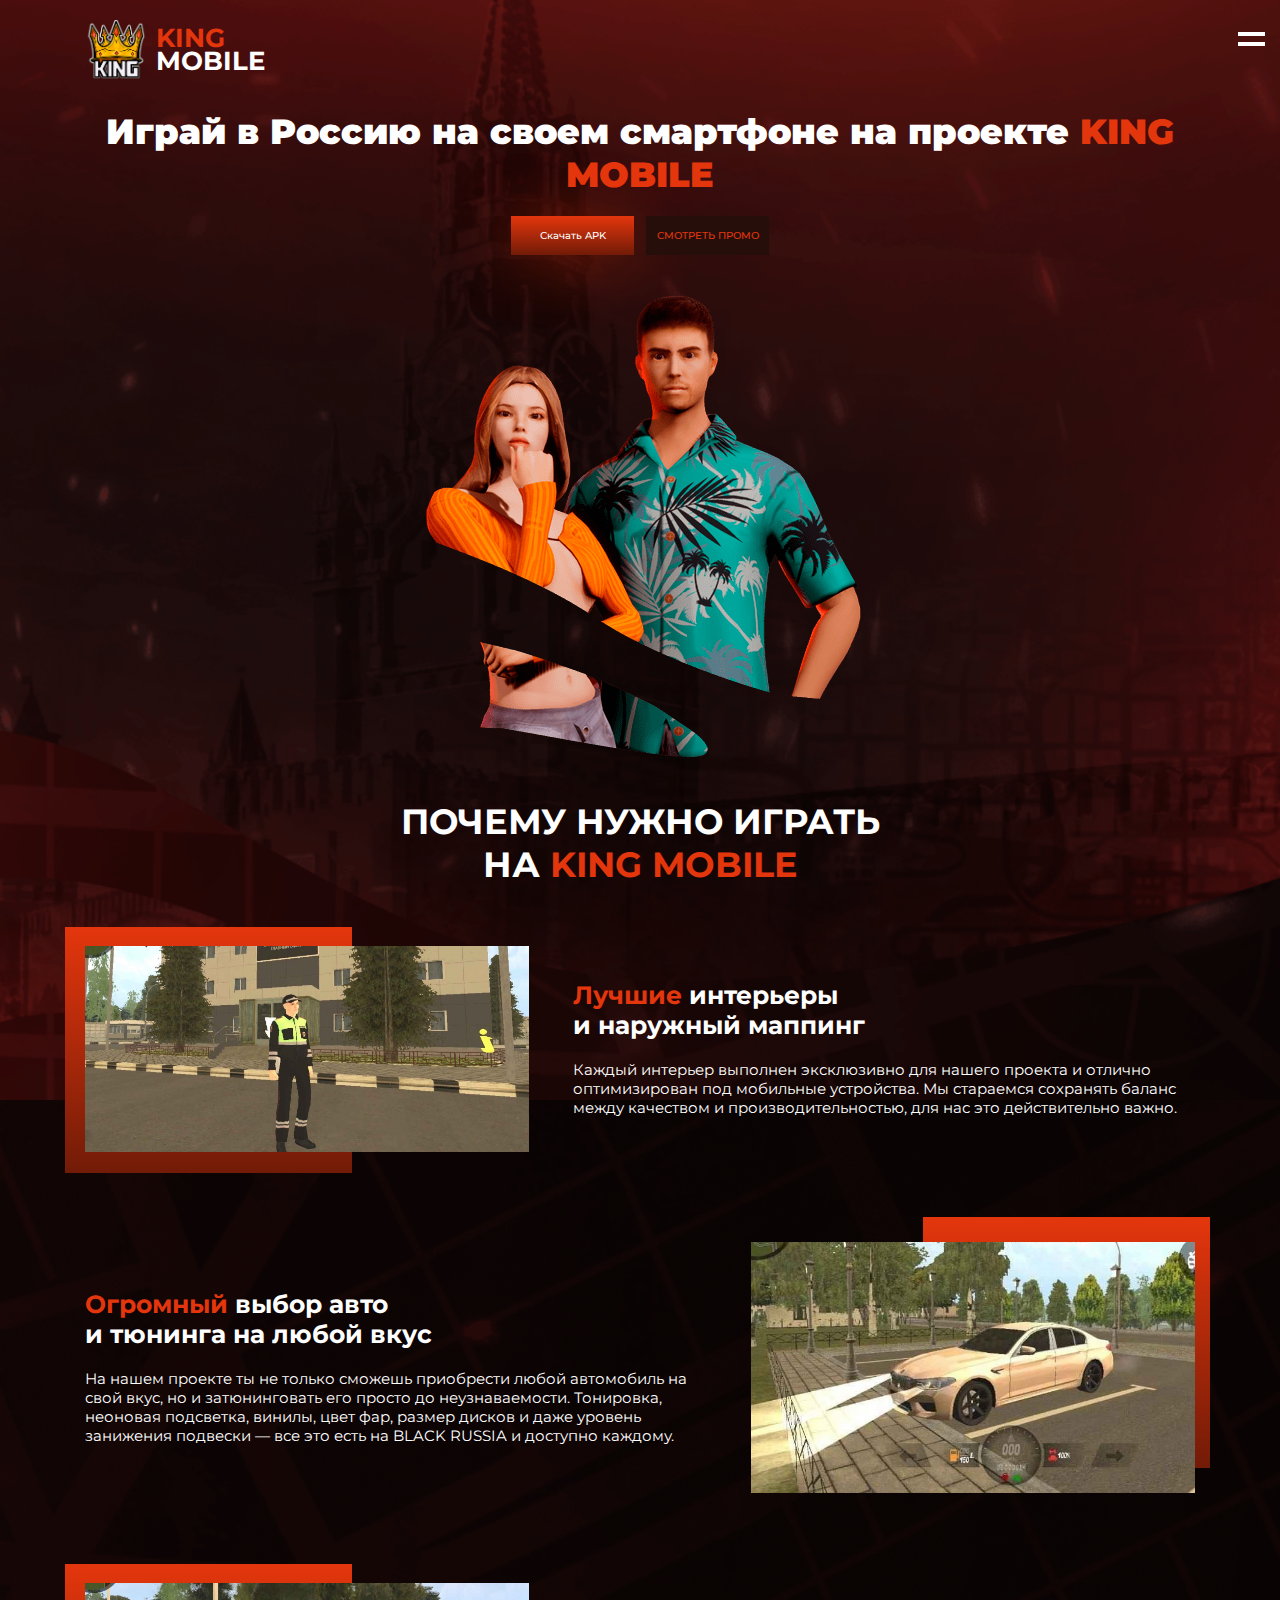
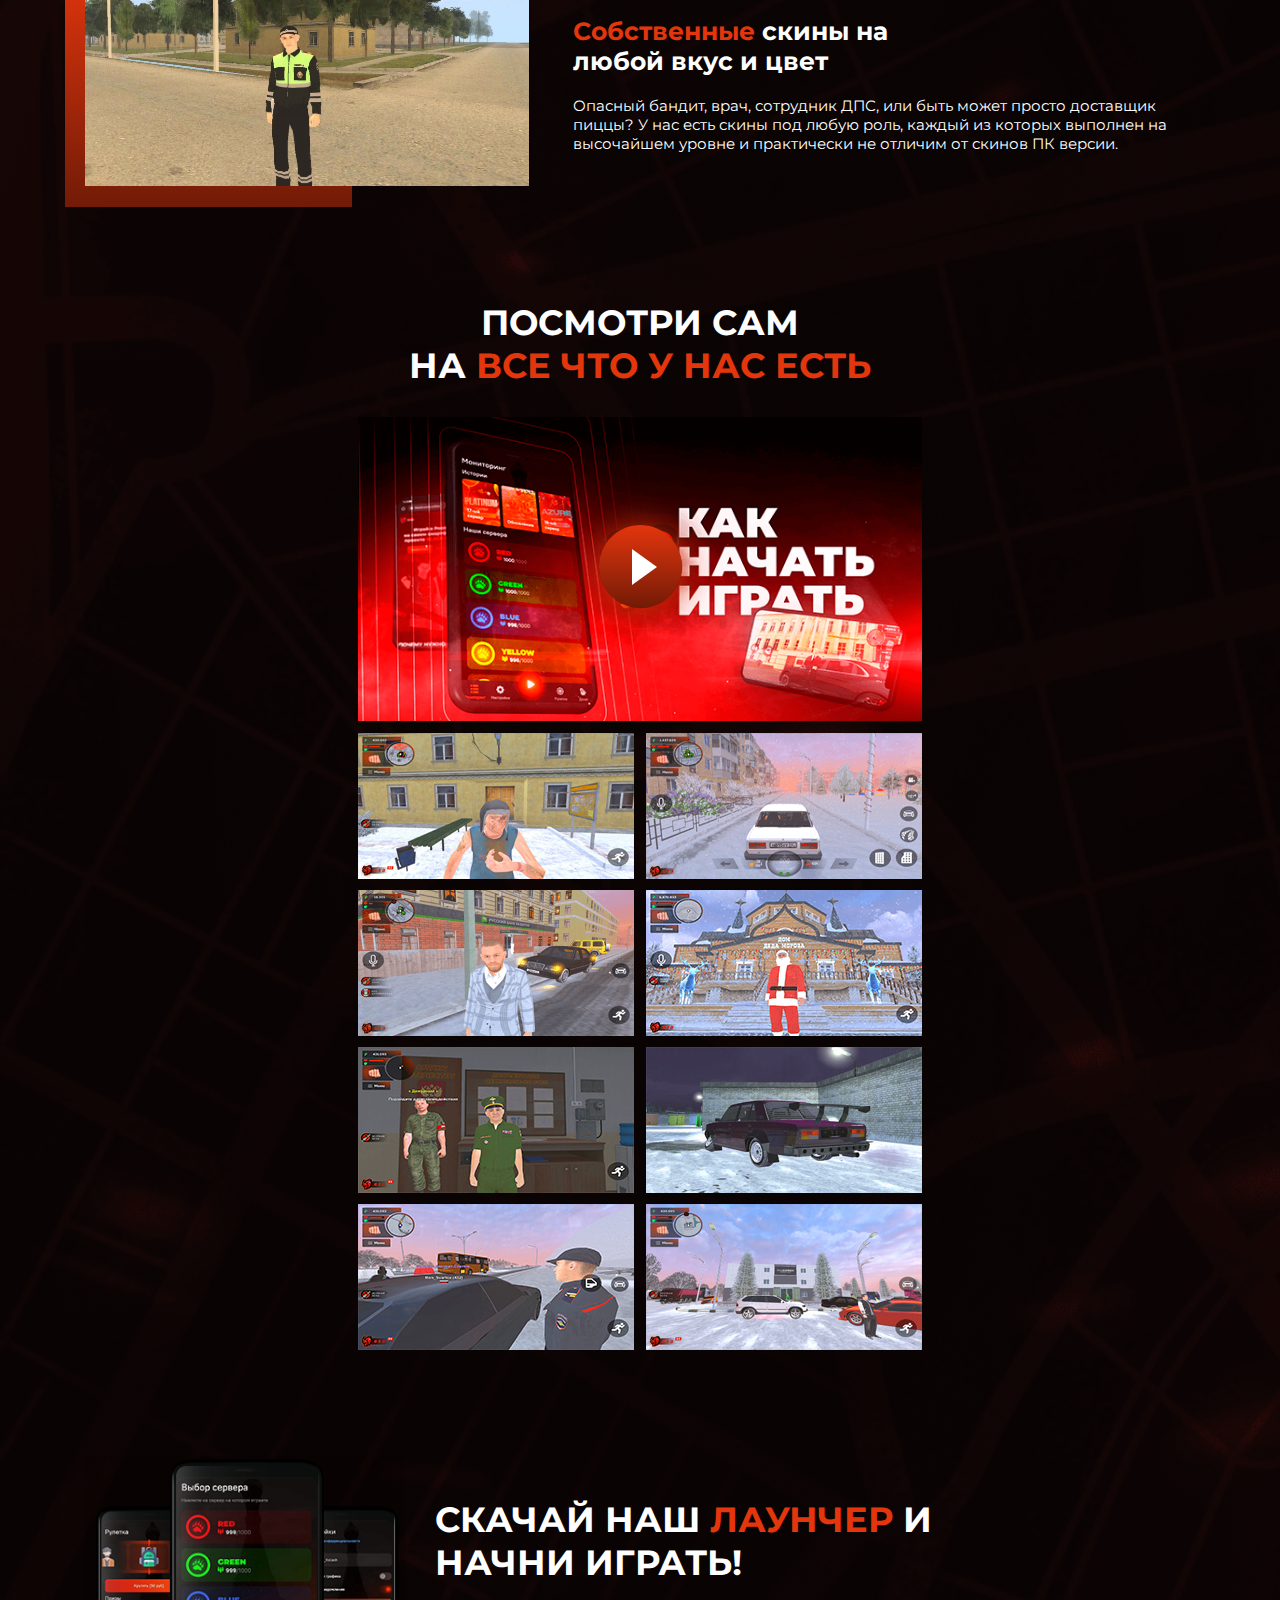
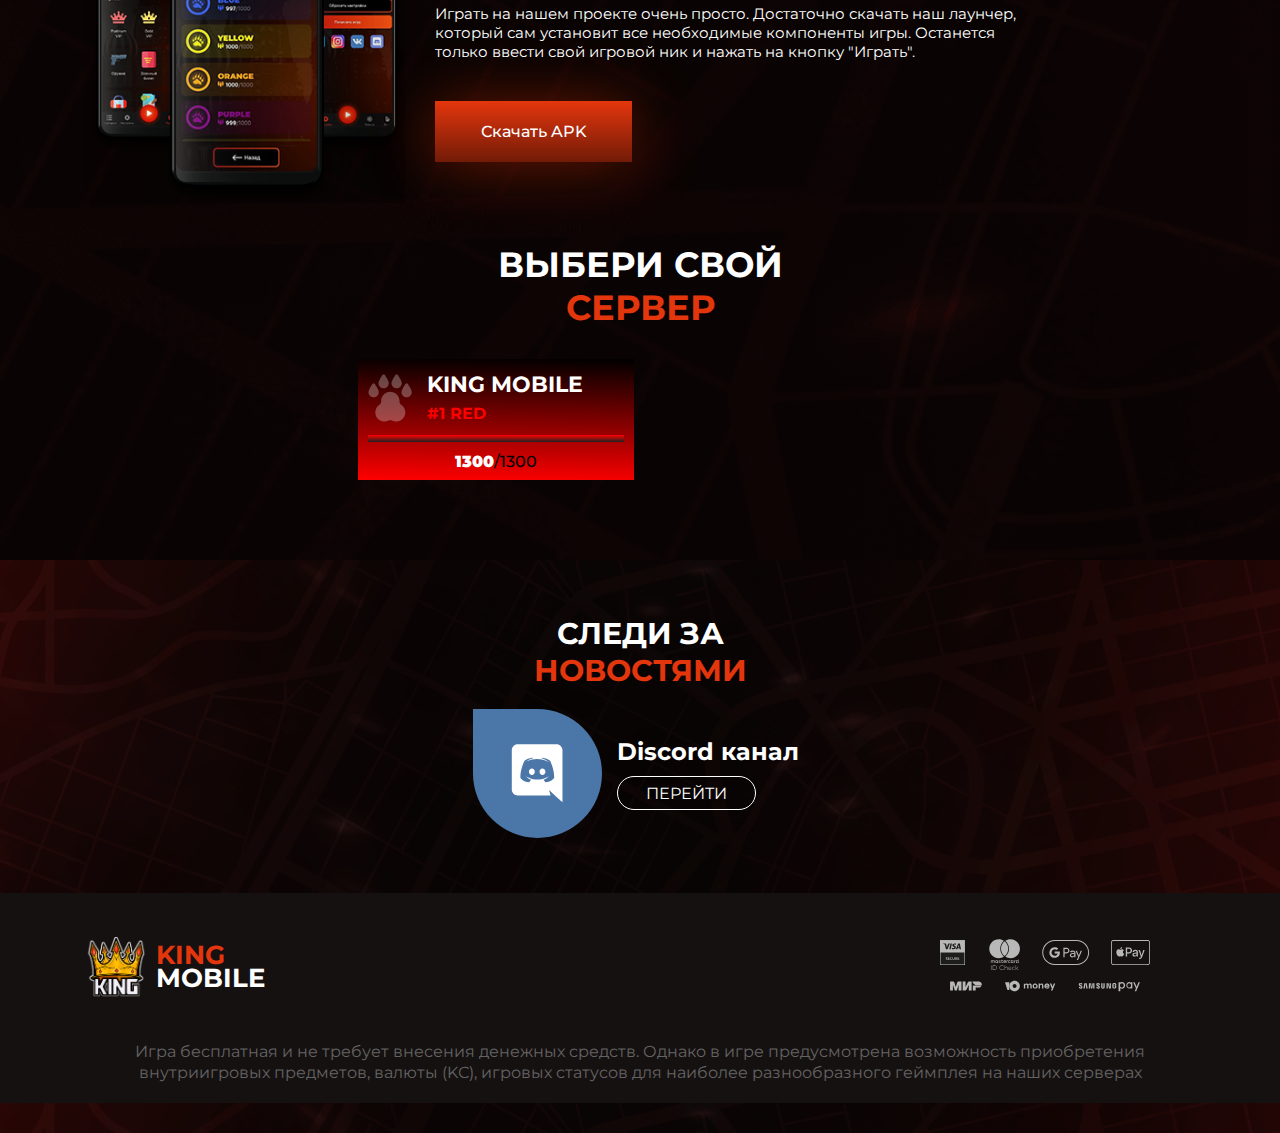
<file: index.html>
<!DOCTYPE HTML>
<html>

<head>
  <title>KING MOBILE - Играй в Россию на своем телефоне</title>
  <link rel="canonical" href="index.html" />
  <meta charset=utf-8>
  <meta name="format-detection" content="telephone=no">
  <meta name="viewport" content="width=device-width, user-scalable=1.0">
  <link rel="stylesheet" media="screen" href="./css/style.css">
  <link href="./css/lightbox.min.css" rel="stylesheet">
  <link href="./css/lity.css" rel="stylesheet">
  <link href="./css/responsive.css" rel="stylesheet">
  <meta name="enot" content="7561627413534QK0qiX5igjUjUk8YZPwS1uK8G29LOIU9" />
  <meta property="og:type" content="article">
  <meta property="og:title" content="KING MOBILE - Играй в Россию на своем телефоне">
  <meta property="og:description" content="Начни играть в Россию на своем телефоне">
  <meta property="og:image" content="./img/screenshot.png">
  <meta property="og:url" content="/">
  <meta property="og:image:width" content="1200">
  <meta property="og:image:height" content="630">

  <meta name="description" content="Начни играть в РОССИЮ прямо в своем телефоне">
  <meta name="keywords" content="гта россия, crmp android, гта андроид, blackrussia скачать, крмп на телефон">
  <link rel="icon" href="img/logo.png">

  <style>
    /* Додаємо базовий стиль через CSS */
    .logo {
        width: 61px;
        height: auto; /* Пропорційна висота */
    }
</style>

  <!-- Analytics -->
  <!-- Global site tag (gtag.js) - Google Analytics -->
<!-- <script async src="https://www.googletagmanager.com/gtag/js?id=G-YGG7T5WQFG"></script>
<script>
  window.dataLayer = window.dataLayer || [];
  function gtag(){dataLayer.push(arguments);}
  gtag('js', new Date());

  gtag('config', 'G-YGG7T5WQFG');
</script> -->
  <!-- Yandex.Metrika counter -->
<!-- <script type="text/javascript" >
  (function(m,e,t,r,i,k,a){m[i]=m[i]||function(){(m[i].a=m[i].a||[]).push(arguments)};
    m[i].l=1*new Date();k=e.createElement(t),a=e.getElementsByTagName(t)[0],k.async=1,k.src=r,a.parentNode.insertBefore(k,a)})
    (window, document, "script", "https://mc.yandex.ru/metrika/tag.js", "ym");

    ym(64399777, "init", {
      clickmap:true,
      trackLinks:true,
      accurateTrackBounce:true,
      webvisor:true
  });
</script>
<noscript><div><img src="https://mc.yandex.ru/watch/64399777" style="position:absolute; left:-9999px;" alt="" /></div></noscript> -->
<!-- /Yandex.Metrika counter -->
  <!-- <script>
    !function (w, d, t) {
        w.TiktokAnalyticsObject=t;var ttq=w[t]=w[t]||[];ttq.methods=["page","track","identify","instances","debug","on","off","once","ready","alias","group","enableCookie","disableCookie"],ttq.setAndDefer=function(t,e){t[e]=function(){t.push([e].concat(Array.prototype.slice.call(arguments,0)))}};for(var i=0;i<ttq.methods.length;i++)ttq.setAndDefer(ttq,ttq.methods[i]);ttq.instance=function(t){for(var e=ttq._i[t]||[],n=0;n<ttq.methods.length;n++)ttq.setAndDefer(e,ttq.methods[n]);return e},ttq.load=function(e,n){var i="https://analytics.tiktok.com/i18n/pixel/events.js";ttq._i=ttq._i||{},ttq._i[e]=[],ttq._i[e]._u=i,ttq._t=ttq._t||{},ttq._t[e]=+new Date,ttq._o=ttq._o||{},ttq._o[e]=n||{};var o=document.createElement("script");o.type="text/javascript",o.async=!0,o.src=i+"?sdkid="+e+"&lib="+t;var a=document.getElementsByTagName("script")[0];a.parentNode.insertBefore(o,a)};

        ttq.load('CIN6V1JC77UBI1EHRAAG');
        ttq.page();
    }(window, document, 'ttq');
</script> -->
</head>

<body>
  <header>
  <div class="container">
    <div class="head_container">
      <a href="./index.html" class="logo">
        <img src="./img/logo.png" alt="" class="logo">
        <p> KING <span>MOBILE</span> </p>
      </a>
      <div class="mobile_menu"><span></span></div>
      <nav class="menu">
        <ul>
          <li><a href="./index.html">ГЛАВНАЯ</a></li>
          <!-- <li><a href="/donate.php">ДОНАТ</a></li> -->
          <!-- <li><a href="./play.html">ИГРАТЬ</a></li> -->
          <!-- <li><a href="https://forum.blackrussia.online/" target="_blank">ФОРУМ</a></li> -->
        </ul>
        <div class="head_soc">
          <!-- <a href="https://vk.com/blackrussia.online" target="_blank"><img src="./img/soc1.svg" alt="Мы ВКонтакте"></a> -->
          <a href="https://discord.gg/sS6qyDjy2a" target="_blank"><img src="./img/soc2.svg" alt="Наш Discord"></a>
        </div>
      </nav>
    </div>
  </div>
</header>


  <!-- ********************* -->
  <!-- *** ГЛАВНЫЙ БАНЕР *** -->
  <!-- ********************* -->

  <section class="baner">
    <div class="container">
      <div class="baner_container">
        <div class="baner_left">
          <h1>
            Играй в Россию <br>
            на своем смартфоне на <br>
            проекте <span>KING MOBILE</span>
          </h1>
          <p>
            Мечтаешь сыграть в CRMP на своем телефоне? <br>
            Это возможно на нашем проекте: полная карта, продуманный <br>
            игровой мод, уникальный модпак с русскими и зарубежными<br>
            авто, и многое другое ждет тебя на нашем проекте.
          </p>
          <div class="baner_btns ">
            <!-- <a href="down.apk" class="baner_btn1" download>СКАЧАТЬ ЛАУНЧЕР</a> -->         <a href="https://drive.google.com/uc?export=download&id=15kvyF_PoYsQAHIV27OWE46cl2FsQx3hU" class="baner_btn1" download>Скачать APK</a> 
            <a class="baner_btn2" href="https://www.youtube.com/watch?v=or_ofUQFhKc" data-lity="">СМОТРЕТЬ ПРОМО</a>

          </div>
        </div>
        <div class="baner_right">
          <img src="./img/boys.png?v=2" alt="">
          <img class="mob" src="./img/boys2.png?v=2" alt="">
        </div>
      </div>
    </div>
  </section>


  <!-- ************************** -->
  <!-- *** СЕКЦИЯ "ПОЧЕМУ МЫ" *** -->
  <!-- ************************** -->

  <section class="why">
    <div class="container">
      <h2>Почему нужно играть<br>
        на <span>KING MOBILE</span>
      </h2>
      <div class="why_container">
        <div class="why_item">
          <div class="why_img">
            <img src="./img/aboutimg1.jpg" alt="">
          </div>
          <div class="why_text">
            <h3>
              <span>Лучшие</span> интерьеры <br>
              и наружный маппинг
            </h3>
            <p>
              Каждый интерьер выполнен эксклюзивно для нашего проекта и отлично
              оптимизирован под мобильные устройства. Мы стараемся сохранять
              баланс между качеством и производительностью, для нас это
              действительно важно.
            </p>
          </div>
        </div>
        <div class="why_item">
          <div class="why_text">
            <h3>
              <span>Огромный</span> выбор авто <br>
              и тюнинга на любой вкус
            </h3>
            <p>
              На нашем проекте ты не только сможешь приобрести любой автомобиль
              на свой вкус, но и затюнинговать его просто до неузнаваемости.
              Тонировка, неоновая подсветка, винилы, цвет фар, размер дисков и
              даже уровень занижения подвески — все это есть на BLACK RUSSIA и
              доступно каждому.
            </p>
          </div>
          <div class="why_img">
            <img src="./img/aboutimg2.jpg" alt="">
          </div>
        </div>
        <div class="why_item">
          <div class="why_img">
            <img src="./img/aboutimg3.jpg" alt="">
          </div>
          <div class="why_text">
            <h3>
              <span>Собственные</span> скины на <br>
              любой вкус и цвет
            </h3>
            <p>
              Опасный бандит, врач, сотрудник ДПС, или быть может просто
              доставщик пиццы? У нас есть скины под любую роль, каждый из
              которых выполнен на высочайшем уровне и практически не отличим от
              скинов ПК версии.
            </p>
          </div>
        </div>
      </div>
    </div>
  </section>


  <!-- ******************************* -->
  <!-- *** СЕКЦИЯ "СКРИНЫ И ВИДЕО" *** -->
  <!-- ******************************* -->

  <section class="media">
    <div class="container">
      <h2>
        Посмотри сам <br>
        на <span>все что у нас есть</span>
      </h2>
        <div class="media_container"> 
       <a class="media_video" href="https://www.youtube.com/watch?v=or_ofUQFhKc" data-lity="">
          <div class="cyc_video  video_wrapper video_wrapper_full js-videoWrapper">
          </div>
          <div class="playpause"> </div>
        </a> 
        <div id="index-media-banners" class="media_img">
          <a href="./img/banners_black2_01.jpg" data-lightbox="example-set" class="hide-above-550px">
            <img src="./img/banners_black2_mini_01.jpg" alt="">
          </a>
          <a href="./img/banners_black2_02.jpg" data-lightbox="example-set" class="hide-above-550px">
            <img src="./img/banners_black2_mini_02.jpg" alt="">
          </a>
          <a href="./img/banners_black2_03.jpg" data-lightbox="example-set" class="hide-above-550px">
            <img src="./img/banners_black2_mini_03.jpg" alt="">
          </a>
          <a href="./img/banners_black2_04.jpg" data-lightbox="example-set" class="hide-above-550px">
            <img src="./img/banners_black2_mini_04.jpg" alt="">
          </a>
          <a href="./img/screen_001.jpg" data-lightbox="example-set" class="hide-under-550px">
            <img src="./img/screen_mini_001.jpg" alt="">
          </a>
          <a href="./img/screen_002.jpg" data-lightbox="example-set" class="hide-under-550px">
            <img src="./img/screen_mini_002.jpg" alt="">
          </a>
          <a href="./img/screen_003.jpg" data-lightbox="example-set" class="hide-under-550px">
            <img src="./img/screen_mini_003.jpg" alt="">
          </a>
          <a href="./img/screen_004.jpg" data-lightbox="example-set" class="hide-under-550px">
            <img src="./img/screen_mini_004.jpg" alt="">
          </a>
        </div>
        <div id="index-media-screens" class="media_img2">
          <a href="./img/screen_005.jpg" data-lightbox="example-set" class="hide-under-550px">
            <img src="./img/screen_mini_005.jpg" alt="">
          </a>
          <a href="./img/screen_006.jpg" data-lightbox="example-set" class="hide-under-550px">
            <img src="./img/screen_mini_006.jpg" alt="">
          </a>
          <a href="./img/screen_007.jpg" data-lightbox="example-set" class="hide-under-550px">
            <img src="./img/screen_mini_007.jpg" alt="">
          </a>
          <a href="./img/screen_008.jpg" data-lightbox="example-set" class="hide-under-550px">
            <img src="./img/screen_mini_008.jpg" alt="">
          </a>
        </div>
      </div>
    </div>
  </section>


  <!-- ******************************* -->
  <!-- *** СЕКЦИЯ "СКАЧАЙ ЛАУНЧЕР" *** -->
  <!-- ******************************* -->

  <section class="download">
    <div class="container">
      <div class="download_container">
        <div class="download_img">
          <img src="./img/down_new.png" alt="">
        </div>
        <div class="download_text">
          <h2>
            Скачай <br>
            наш <span>лаунчер</span> <br>
            и начни играть!
          </h2>
          <p>
            Играть на нашем проекте очень просто. Достаточно скачать наш
            лаунчер, который сам установит все необходимые компоненты игры.
            Останется только ввести свой игровой ник и нажать на кнопку
            "Играть".
          </p>
          <!-- <a class="launcher-download-link " href="play.html">
            СКАЧАТЬ ЛАУНЧЕР --> <a href="https://drive.google.com/uc?export=download&id=15kvyF_PoYsQAHIV27OWE46cl2FsQx3hU" class="launcher-download-link" download>Скачать APK</a> 
          </a>
        </div>
      </div>
    </div>
  </section>


  <!-- ******************************************** -->
  <!-- *** СЕКЦИЯ "МОНИТОРИНГ ИГРОВЫХ СЕРВЕРОВ" *** -->
  <!-- ******************************************** -->

  <section class="stat">
    <div class="container">

      <h2>Выбери свой<br>
        <span>сервер</span>
      </h2>

      <div class="stat_container">
    <div id="stat_item_1" class="stat_item" style="
      background-image: linear-gradient(181deg, #000000 0%, #FF0000 100%);
    ">
      <div class="stat_top">
        <img src="./img/foot_white.png" alt="" style="opacity: .275;">
        <p> KING MOBILE
          <br>
          <span class="server_title" style="color: #FF0000;">
            #1 RED
          </span>
        </p>
      </div>
      <div class="stat_line">
        <span style="
          background-image: linear-gradient(180deg, #FF0000 0%, #212121 100%);
          width: 100%;
        "></span>
      </div>
      <div class="stat_cyfre">
        <span class="active_count">1300</span>/1300
      </div>
    </div>    <!-- <div id="stat_item_2" class="stat_item" style="
      background-image: linear-gradient(181deg, #000000 0%, #00FF00 100%);
    ">
      <div class="stat_top">
        <img src="/img/foot_white.png" alt="" style="opacity: .275;">
        <p> BLACK RUSSIA
          <br>
          <span class="server_title" style="color: #00FF00;">
            #2 GREEN
          </span>
        </p>
      </div>
      <div class="stat_line">
        <span style="
          background-image: linear-gradient(180deg, #00FF00 0%, #212121 100%);
          width: 100%;
        "></span>
      </div>
      <div class="stat_cyfre">
        <span class="active_count">1300</span>/1300
      </div>
    </div>    <div id="stat_item_3" class="stat_item" style="
      background-image: linear-gradient(181deg, #000000 0%, #2D57EC 100%);
    ">
      <div class="stat_top">
        <img src="/img/foot_white.png" alt="" style="opacity: .275;">
        <p> BLACK RUSSIA
          <br>
          <span class="server_title" style="color: #2D57EC;">
            #3 BLUE
          </span>
        </p>
      </div>
      <div class="stat_line">
        <span style="
          background-image: linear-gradient(180deg, #2D57EC 0%, #212121 100%);
          width: 100%;
        "></span>
      </div>
      <div class="stat_cyfre">
        <span class="active_count">1300</span>/1300
      </div>
    </div>    <div id="stat_item_4" class="stat_item" style="
      background-image: linear-gradient(181deg, #000000 0%, #FFFF00 100%);
    ">
      <div class="stat_top">
        <img src="/img/foot_white.png" alt="" style="opacity: .275;">
        <p> BLACK RUSSIA
          <br>
          <span class="server_title" style="color: #FFFF00;">
            #4 YELLOW
          </span>
        </p>
      </div>
      <div class="stat_line">
        <span style="
          background-image: linear-gradient(180deg, #FFFF00 0%, #212121 100%);
          width: 100%;
        "></span>
      </div>
      <div class="stat_cyfre">
        <span class="active_count">1300</span>/1300
      </div>
    </div>    <div id="stat_item_5" class="stat_item" style="
      background-image: linear-gradient(181deg, #000000 0%, #FFA500 100%);
    ">
      <div class="stat_top">
        <img src="/img/foot_white.png" alt="" style="opacity: .275;">
        <p> BLACK RUSSIA
          <br>
          <span class="server_title" style="color: #FFA500;">
            #5 ORANGE
          </span>
        </p>
      </div>
      <div class="stat_line">
        <span style="
          background-image: linear-gradient(180deg, #FFA500 0%, #212121 100%);
          width: 100%;
        "></span>
      </div>
      <div class="stat_cyfre">
        <span class="active_count">1300</span>/1300
      </div>
    </div>    <div id="stat_item_6" class="stat_item" style="
      background-image: linear-gradient(181deg, #000000 0%, #800080 100%);
    ">
      <div class="stat_top">
        <img src="/img/foot_white.png" alt="" style="opacity: .275;">
        <p> BLACK RUSSIA
          <br>
          <span class="server_title" style="color: #800080;">
            #6 PURPLE
          </span>
        </p>
      </div>
      <div class="stat_line">
        <span style="
          background-image: linear-gradient(180deg, #800080 0%, #212121 100%);
          width: 100%;
        "></span>
      </div>
      <div class="stat_cyfre">
        <span class="active_count">1300</span>/1300
      </div>
    </div>    <div id="stat_item_7" class="stat_item" style="
      background-image: linear-gradient(181deg, #000000 0%, #ccff00 100%);
    ">
      <div class="stat_top">
        <img src="/img/foot_white.png" alt="" style="opacity: .275;">
        <p> BLACK RUSSIA
          <br>
          <span class="server_title" style="color: #ccff00;">
            #7 LIME
          </span>
        </p>
      </div>
      <div class="stat_line">
        <span style="
          background-image: linear-gradient(180deg, #ccff00 0%, #212121 100%);
          width: 99.538461538462%;
        "></span>
      </div>
      <div class="stat_cyfre">
        <span class="active_count">1294</span>/1300
      </div>
    </div>    <div id="stat_item_8" class="stat_item" style="
      background-image: linear-gradient(181deg, #000000 0%, #FF69B4 100%);
    ">
      <div class="stat_top">
        <img src="/img/foot_white.png" alt="" style="opacity: .275;">
        <p> BLACK RUSSIA
          <br>
          <span class="server_title" style="color: #FF69B4;">
            #8 PINK
          </span>
        </p>
      </div>
      <div class="stat_line">
        <span style="
          background-image: linear-gradient(180deg, #FF69B4 0%, #212121 100%);
          width: 100%;
        "></span>
      </div>
      <div class="stat_cyfre">
        <span class="active_count">1300</span>/1300
      </div>
    </div>    <div id="stat_item_9" class="stat_item" style="
      background-image: linear-gradient(181deg, #000000 0%, #790604 100%);
    ">
      <div class="stat_top">
        <img src="/img/foot_white.png" alt="" style="opacity: .275;">
        <p> BLACK RUSSIA
          <br>
          <span class="server_title" style="color: #790604;">
            #9 CHERRY
          </span>
        </p>
      </div>
      <div class="stat_line">
        <span style="
          background-image: linear-gradient(180deg, #790604 0%, #212121 100%);
          width: 100%;
        "></span>
      </div>
      <div class="stat_cyfre">
        <span class="active_count">1300</span>/1300
      </div>
    </div>    <div id="stat_item_10" class="stat_item" style="
      background-image: linear-gradient(181deg, #000000 0%, #33393D 100%);
    ">
      <div class="stat_top">
        <img src="/img/foot_white.png" alt="" style="opacity: .275;">
        <p> BLACK RUSSIA
          <br>
          <span class="server_title" style="color: #33393D;">
            #10 BLACK
          </span>
        </p>
      </div>
      <div class="stat_line">
        <span style="
          background-image: linear-gradient(180deg, #33393D 0%, #212121 100%);
          width: 100%;
        "></span>
      </div>
      <div class="stat_cyfre">
        <span class="active_count">1300</span>/1300
      </div>
    </div>    <div id="stat_item_11" class="stat_item" style="
      background-image: linear-gradient(181deg, #000000 0%, #4B0082 100%);
    ">
      <div class="stat_top">
        <img src="/img/foot_white.png" alt="" style="opacity: .275;">
        <p> BLACK RUSSIA
          <br>
          <span class="server_title" style="color: #4B0082;">
            #11 INDIGO
          </span>
        </p>
      </div>
      <div class="stat_line">
        <span style="
          background-image: linear-gradient(180deg, #4B0082 0%, #212121 100%);
          width: 99.153846153846%;
        "></span>
      </div>
      <div class="stat_cyfre">
        <span class="active_count">1289</span>/1300
      </div>
    </div>    <div id="stat_item_12" class="stat_item" style="
      background-image: linear-gradient(181deg, #000000 0%, #FFFFFF 100%);
    ">
      <div class="stat_top">
        <img src="/img/foot_white.png" alt="" style="opacity: .275;">
        <p> BLACK RUSSIA
          <br>
          <span class="server_title" style="color: #FFFFFF;">
            #12 WHITE
          </span>
        </p>
      </div>
      <div class="stat_line">
        <span style="
          background-image: linear-gradient(180deg, #FFFFFF 0%, #212121 100%);
          width: 100%;
        "></span>
      </div>
      <div class="stat_cyfre">
        <span class="active_count">1300</span>/1300
      </div>
    </div>    <div id="stat_item_13" class="stat_item" style="
      background-image: linear-gradient(181deg, #000000 0%, #C406C4 100%);
    ">
      <div class="stat_top">
        <img src="/img/foot_white.png" alt="" style="opacity: .275;">
        <p> BLACK RUSSIA
          <br>
          <span class="server_title" style="color: #C406C4;">
            #13 MAGENTA
          </span>
        </p>
      </div>
      <div class="stat_line">
        <span style="
          background-image: linear-gradient(180deg, #C406C4 0%, #212121 100%);
          width: 100%;
        "></span>
      </div>
      <div class="stat_cyfre">
        <span class="active_count">1300</span>/1300
      </div>
    </div>    <div id="stat_item_14" class="stat_item" style="
      background-image: linear-gradient(181deg, #000000 0%, #D9133B 100%);
    ">
      <div class="stat_top">
        <img src="/img/foot_white.png" alt="" style="opacity: .275;">
        <p> BLACK RUSSIA
          <br>
          <span class="server_title" style="color: #D9133B;">
            #14 CRIMSON
          </span>
        </p>
      </div>
      <div class="stat_line">
        <span style="
          background-image: linear-gradient(180deg, #D9133B 0%, #212121 100%);
          width: 100%;
        "></span>
      </div>
      <div class="stat_cyfre">
        <span class="active_count">1300</span>/1300
      </div>
    </div>    <div id="stat_item_15" class="stat_item" style="
      background-image: linear-gradient(181deg, #000000 0%, #F1B61F 100%);
    ">
      <div class="stat_top">
        <img src="/img/foot_white.png" alt="" style="opacity: .275;">
        <p> BLACK RUSSIA
          <br>
          <span class="server_title" style="color: #F1B61F;">
            #15 GOLD
          </span>
        </p>
      </div>
      <div class="stat_line">
        <span style="
          background-image: linear-gradient(180deg, #F1B61F 0%, #212121 100%);
          width: 100%;
        "></span>
      </div>
      <div class="stat_cyfre">
        <span class="active_count">1300</span>/1300
      </div>
    </div>    <div id="stat_item_16" class="stat_item" style="
      background-image: linear-gradient(181deg, #000000 0%, #3097FF 100%);
    ">
      <div class="stat_top">
        <img src="/img/foot_white.png" alt="" style="opacity: .275;">
        <p> BLACK RUSSIA
          <br>
          <span class="server_title" style="color: #3097FF;">
            #16 AZURE
          </span>
        </p>
      </div>
      <div class="stat_line">
        <span style="
          background-image: linear-gradient(180deg, #3097FF 0%, #212121 100%);
          width: 91.230769230769%;
        "></span>
      </div>
      <div class="stat_cyfre">
        <span class="active_count">1186</span>/1300
      </div>
    </div>    <div id="stat_item_17" class="stat_item" style="
      background-image: linear-gradient(181deg, #000000 0%, #868480 100%);
    ">
      <div class="stat_top">
        <img src="/img/foot_white.png" alt="" style="opacity: .275;">
        <p> BLACK RUSSIA
          <br>
          <span class="server_title" style="color: #868480;">
            #17 PLATINUM
          </span>
        </p>
      </div>
      <div class="stat_line">
        <span style="
          background-image: linear-gradient(180deg, #868480 0%, #212121 100%);
          width: 96.384615384615%;
        "></span>
      </div>
      <div class="stat_cyfre">
        <span class="active_count">1253</span>/1300
      </div>
    </div>    <div id="stat_item_18" class="stat_item" style="
      background-image: linear-gradient(181deg, #000000 0%, #0DEDED 100%);
    ">
      <div class="stat_top">
        <img src="/img/foot_white.png" alt="" style="opacity: .275;">
        <p> BLACK RUSSIA
          <br>
          <span class="server_title" style="color: #0DEDED;">
            #18 AQUA
          </span>
        </p>
      </div>
      <div class="stat_line">
        <span style="
          background-image: linear-gradient(180deg, #0DEDED 0%, #212121 100%);
          width: 96.461538461538%;
        "></span>
      </div>
      <div class="stat_cyfre">
        <span class="active_count">1254</span>/1300
      </div>
    </div>    <div id="stat_item_19" class="stat_item" style="
      background-image: linear-gradient(181deg, #000000 0%, #C7C2C1 100%);
    ">
      <div class="stat_top">
        <img src="/img/foot_white.png" alt="" style="opacity: .275;">
        <p> BLACK RUSSIA
          <br>
          <span class="server_title" style="color: #C7C2C1;">
            #19 GRAY
          </span>
        </p>
      </div>
      <div class="stat_line">
        <span style="
          background-image: linear-gradient(180deg, #C7C2C1 0%, #212121 100%);
          width: 100%;
        "></span>
      </div>
      <div class="stat_cyfre">
        <span class="active_count">1300</span>/1300
      </div>
    </div>    <div id="stat_item_20" class="stat_item" style="
      background-image: linear-gradient(181deg, #000000 0%, #B6F1FE 100%);
    ">
      <div class="stat_top">
        <img src="/img/foot_white.png" alt="" style="opacity: .275;">
        <p> BLACK RUSSIA
          <br>
          <span class="server_title" style="color: #B6F1FE;">
            #20 ICE
          </span>
        </p>
      </div>
      <div class="stat_line">
        <span style="
          background-image: linear-gradient(180deg, #B6F1FE 0%, #212121 100%);
          width: 99.384615384615%;
        "></span>
      </div>
      <div class="stat_cyfre">
        <span class="active_count">1292</span>/1300
      </div>
    </div>    <div id="stat_item_21" class="stat_item" style="
      background-image: linear-gradient(181deg, #000000 0%, #FE2726 100%);
    ">
      <div class="stat_top">
        <img src="/img/foot_white.png" alt="" style="opacity: .275;">
        <p> BLACK RUSSIA
          <br>
          <span class="server_title" style="color: #FE2726;">
            #21 CHILLI
          </span>
        </p>
      </div>
      <div class="stat_line">
        <span style="
          background-image: linear-gradient(180deg, #FE2726 0%, #212121 100%);
          width: 96.153846153846%;
        "></span>
      </div>
      <div class="stat_cyfre">
        <span class="active_count">1250</span>/1300
      </div>
    </div>    <div id="stat_item_22" class="stat_item" style="
      background-image: linear-gradient(181deg, #000000 0%, #BF835C 100%);
    ">
      <div class="stat_top">
        <img src="/img/foot_white.png" alt="" style="opacity: .275;">
        <p> BLACK RUSSIA
          <br>
          <span class="server_title" style="color: #BF835C;">
            #22 CHOCO
          </span>
        </p>
      </div>
      <div class="stat_line">
        <span style="
          background-image: linear-gradient(180deg, #BF835C 0%, #212121 100%);
          width: 100%;
        "></span>
      </div>
      <div class="stat_cyfre">
        <span class="active_count">1300</span>/1300
      </div>
    </div>    <div id="stat_item_23" class="stat_item" style="
      background-image: linear-gradient(181deg, #000000 0%, #FF2B3B 100%);
    ">
      <div class="stat_top">
        <img src="/img/foot_white.png" alt="" style="opacity: .275;">
        <p> BLACK RUSSIA
          <br>
          <span class="server_title" style="color: #FF2B3B;">
            #23 MOSCOW
          </span>
        </p>
      </div>
      <div class="stat_line">
        <span style="
          background-image: linear-gradient(180deg, #FF2B3B 0%, #212121 100%);
          width: 100%;
        "></span>
      </div>
      <div class="stat_cyfre">
        <span class="active_count">1300</span>/1300
      </div>
    </div>    <div id="stat_item_24" class="stat_item" style="
      background-image: linear-gradient(181deg, #000000 0%, #11A6FA 100%);
    ">
      <div class="stat_top">
        <img src="/img/foot_white.png" alt="" style="opacity: .275;">
        <p> BLACK RUSSIA
          <br>
          <span class="server_title" style="color: #11A6FA;">
            #24 SPB
          </span>
        </p>
      </div>
      <div class="stat_line">
        <span style="
          background-image: linear-gradient(180deg, #11A6FA 0%, #212121 100%);
          width: 100%;
        "></span>
      </div>
      <div class="stat_cyfre">
        <span class="active_count">1300</span>/1300
      </div>
    </div>    <div id="stat_item_25" class="stat_item" style="
      background-image: linear-gradient(181deg, #000000 0%, #FFBA08 100%);
    ">
      <div class="stat_top">
        <img src="/img/foot_white.png" alt="" style="opacity: .275;">
        <p> BLACK RUSSIA
          <br>
          <span class="server_title" style="color: #FFBA08;">
            #25 UFA
          </span>
        </p>
      </div>
      <div class="stat_line">
        <span style="
          background-image: linear-gradient(180deg, #FFBA08 0%, #212121 100%);
          width: 100%;
        "></span>
      </div>
      <div class="stat_cyfre">
        <span class="active_count">1300</span>/1300
      </div>
    </div>    <div id="stat_item_26" class="stat_item" style="
      background-image: linear-gradient(181deg, #000000 0%, #01AFD6 100%);
    ">
      <div class="stat_top">
        <img src="/img/foot_white.png" alt="" style="opacity: .275;">
        <p> BLACK RUSSIA
          <br>
          <span class="server_title" style="color: #01AFD6;">
            #26 SOCHI
          </span>
        </p>
      </div>
      <div class="stat_line">
        <span style="
          background-image: linear-gradient(180deg, #01AFD6 0%, #212121 100%);
          width: 100%;
        "></span>
      </div>
      <div class="stat_cyfre">
        <span class="active_count">1300</span>/1300
      </div>
    </div>    <div id="stat_item_27" class="stat_item" style="
      background-image: linear-gradient(181deg, #000000 0%, #007DB2 100%);
    ">
      <div class="stat_top">
        <img src="/img/foot_white.png" alt="" style="opacity: .275;">
        <p> BLACK RUSSIA
          <br>
          <span class="server_title" style="color: #007DB2;">
            #27 KAZAN
          </span>
        </p>
      </div>
      <div class="stat_line">
        <span style="
          background-image: linear-gradient(180deg, #007DB2 0%, #212121 100%);
          width: 100%;
        "></span>
      </div>
      <div class="stat_cyfre">
        <span class="active_count">1300</span>/1300
      </div>
    </div>    <div id="stat_item_28" class="stat_item" style="
      background-image: linear-gradient(181deg, #000000 0%, #82339D 100%);
    ">
      <div class="stat_top">
        <img src="/img/foot_white.png" alt="" style="opacity: .275;">
        <p> BLACK RUSSIA
          <br>
          <span class="server_title" style="color: #82339D;">
            #28 SAMARA
          </span>
        </p>
      </div>
      <div class="stat_line">
        <span style="
          background-image: linear-gradient(180deg, #82339D 0%, #212121 100%);
          width: 100%;
        "></span>
      </div>
      <div class="stat_cyfre">
        <span class="active_count">1300</span>/1300
      </div>
    </div>    <div id="stat_item_29" class="stat_item" style="
      background-image: linear-gradient(181deg, #000000 0%, #FBB040 100%);
    ">
      <div class="stat_top">
        <img src="/img/foot_white.png" alt="" style="opacity: .275;">
        <p> BLACK RUSSIA
          <br>
          <span class="server_title" style="color: #FBB040;">
            #29 ROSTOV
          </span>
        </p>
      </div>
      <div class="stat_line">
        <span style="
          background-image: linear-gradient(180deg, #FBB040 0%, #212121 100%);
          width: 100%;
        "></span>
      </div>
      <div class="stat_cyfre">
        <span class="active_count">1300</span>/1300
      </div>
    </div>    <div id="stat_item_30" class="stat_item" style="
      background-image: linear-gradient(181deg, #000000 0%, #24ACF8 100%);
    ">
      <div class="stat_top">
        <img src="/img/foot_white.png" alt="" style="opacity: .275;">
        <p> BLACK RUSSIA
          <br>
          <span class="server_title" style="color: #24ACF8;">
            #30 ANAPA
          </span>
        </p>
      </div>
      <div class="stat_line">
        <span style="
          background-image: linear-gradient(180deg, #24ACF8 0%, #212121 100%);
          width: 99.230769230769%;
        "></span>
      </div>
      <div class="stat_cyfre">
        <span class="active_count">1290</span>/1300
      </div>
    </div>    <div id="stat_item_31" class="stat_item" style="
      background-image: linear-gradient(181deg, #000000 0%, #93F0A4 100%);
    ">
      <div class="stat_top">
        <img src="/img/foot_white.png" alt="" style="opacity: .275;">
        <p> BLACK RUSSIA
          <br>
          <span class="server_title" style="color: #93F0A4;">
            #31 EKB
          </span>
        </p>
      </div>
      <div class="stat_line">
        <span style="
          background-image: linear-gradient(180deg, #93F0A4 0%, #212121 100%);
          width: 100%;
        "></span>
      </div>
      <div class="stat_cyfre">
        <span class="active_count">1300</span>/1300
      </div>
    </div>    <div id="stat_item_32" class="stat_item" style="
      background-image: linear-gradient(181deg, #000000 0%, #A03429 100%);
    ">
      <div class="stat_top">
        <img src="/img/foot_white.png" alt="" style="opacity: .275;">
        <p> BLACK RUSSIA
          <br>
          <span class="server_title" style="color: #A03429;">
            #32 KRASNODAR
          </span>
        </p>
      </div>
      <div class="stat_line">
        <span style="
          background-image: linear-gradient(180deg, #A03429 0%, #212121 100%);
          width: 100%;
        "></span>
      </div>
      <div class="stat_cyfre">
        <span class="active_count">1300</span>/1300
      </div>
    </div>    <div id="stat_item_33" class="stat_item" style="
      background-image: linear-gradient(181deg, #000000 0%, #FFF72D 100%);
    ">
      <div class="stat_top">
        <img src="/img/foot_white.png" alt="" style="opacity: .275;">
        <p> BLACK RUSSIA
          <br>
          <span class="server_title" style="color: #FFF72D;">
            #33 ARZAMAS
          </span>
        </p>
      </div>
      <div class="stat_line">
        <span style="
          background-image: linear-gradient(180deg, #FFF72D 0%, #212121 100%);
          width: 100%;
        "></span>
      </div>
      <div class="stat_cyfre">
        <span class="active_count">1300</span>/1300
      </div>
    </div>    <div id="stat_item_34" class="stat_item" style="
      background-image: linear-gradient(181deg, #000000 0%, #99D53B 100%);
    ">
      <div class="stat_top">
        <img src="/img/foot_white.png" alt="" style="opacity: .275;">
        <p> BLACK RUSSIA
          <br>
          <span class="server_title" style="color: #99D53B;">
            #34 NOVOSIB
          </span>
        </p>
      </div>
      <div class="stat_line">
        <span style="
          background-image: linear-gradient(180deg, #99D53B 0%, #212121 100%);
          width: 82.461538461538%;
        "></span>
      </div>
      <div class="stat_cyfre">
        <span class="active_count">1072</span>/1300
      </div>
    </div>    <div id="stat_item_35" class="stat_item" style="
      background-image: linear-gradient(181deg, #000000 0%, #009622 100%);
    ">
      <div class="stat_top">
        <img src="/img/foot_white.png" alt="" style="opacity: .275;">
        <p> BLACK RUSSIA
          <br>
          <span class="server_title" style="color: #009622;">
            #35 GROZNY
          </span>
        </p>
      </div>
      <div class="stat_line">
        <span style="
          background-image: linear-gradient(180deg, #009622 0%, #212121 100%);
          width: 100%;
        "></span>
      </div>
      <div class="stat_cyfre">
        <span class="active_count">1300</span>/1300
      </div>
    </div>    <div id="stat_item_36" class="stat_item" style="
      background-image: linear-gradient(181deg, #000000 0%, #0597EB 100%);
    ">
      <div class="stat_top">
        <img src="/img/foot_white.png" alt="" style="opacity: .275;">
        <p> BLACK RUSSIA
          <br>
          <span class="server_title" style="color: #0597EB;">
            #36 SARATOV
          </span>
        </p>
      </div>
      <div class="stat_line">
        <span style="
          background-image: linear-gradient(180deg, #0597EB 0%, #212121 100%);
          width: 100%;
        "></span>
      </div>
      <div class="stat_cyfre">
        <span class="active_count">1300</span>/1300
      </div>
    </div>    <div id="stat_item_37" class="stat_item" style="
      background-image: linear-gradient(181deg, #000000 0%, #58E1A5 100%);
    ">
      <div class="stat_top">
        <img src="/img/foot_white.png" alt="" style="opacity: .275;">
        <p> BLACK RUSSIA
          <br>
          <span class="server_title" style="color: #58E1A5;">
            #37 OMSK
          </span>
        </p>
      </div>
      <div class="stat_line">
        <span style="
          background-image: linear-gradient(180deg, #58E1A5 0%, #212121 100%);
          width: 95.692307692308%;
        "></span>
      </div>
      <div class="stat_cyfre">
        <span class="active_count">1244</span>/1300
      </div>
    </div>    <div id="stat_item_38" class="stat_item" style="
      background-image: linear-gradient(181deg, #000000 0%, #06E1FF 100%);
    ">
      <div class="stat_top">
        <img src="/img/foot_white.png" alt="" style="opacity: .275;">
        <p> BLACK RUSSIA
          <br>
          <span class="server_title" style="color: #06E1FF;">
            #38 IRKUTSK
          </span>
        </p>
      </div>
      <div class="stat_line">
        <span style="
          background-image: linear-gradient(180deg, #06E1FF 0%, #212121 100%);
          width: 84.230769230769%;
        "></span>
      </div>
      <div class="stat_cyfre">
        <span class="active_count">1095</span>/1300
      </div>
    </div>    <div id="stat_item_39" class="stat_item" style="
      background-image: linear-gradient(181deg, #000000 0%, #FE0000 100%);
    ">
      <div class="stat_top">
        <img src="/img/foot_white.png" alt="" style="opacity: .275;">
        <p> BLACK RUSSIA
          <br>
          <span class="server_title" style="color: #FE0000;">
            #39 VOLGOGRAD
          </span>
        </p>
      </div>
      <div class="stat_line">
        <span style="
          background-image: linear-gradient(180deg, #FE0000 0%, #212121 100%);
          width: 100%;
        "></span>
      </div>
      <div class="stat_cyfre">
        <span class="active_count">1300</span>/1300
      </div>
    </div>    <div id="stat_item_40" class="stat_item" style="
      background-image: linear-gradient(181deg, #000000 0%, #FFF200 100%);
    ">
      <div class="stat_top">
        <img src="/img/foot_white.png" alt="" style="opacity: .275;">
        <p> BLACK RUSSIA
          <br>
          <span class="server_title" style="color: #FFF200;">
            #40 VORONEZH
          </span>
        </p>
      </div>
      <div class="stat_line">
        <span style="
          background-image: linear-gradient(180deg, #FFF200 0%, #212121 100%);
          width: 100%;
        "></span>
      </div>
      <div class="stat_cyfre">
        <span class="active_count">1300</span>/1300
      </div>
    </div>    <div id="stat_item_41" class="stat_item" style="
      background-image: linear-gradient(181deg, #000000 0%, #0039A6 100%);
    ">
      <div class="stat_top">
        <img src="/img/foot_white.png" alt="" style="opacity: .275;">
        <p> BLACK RUSSIA
          <br>
          <span class="server_title" style="color: #0039A6;">
            #41 BELGOROD
          </span>
        </p>
      </div>
      <div class="stat_line">
        <span style="
          background-image: linear-gradient(180deg, #0039A6 0%, #212121 100%);
          width: 97.153846153846%;
        "></span>
      </div>
      <div class="stat_cyfre">
        <span class="active_count">1263</span>/1300
      </div>
    </div>    <div id="stat_item_42" class="stat_item" style="
      background-image: linear-gradient(181deg, #000000 0%, #42AD42 100%);
    ">
      <div class="stat_top">
        <img src="/img/foot_white.png" alt="" style="opacity: .275;">
        <p> BLACK RUSSIA
          <br>
          <span class="server_title" style="color: #42AD42;">
            #42 MAKHACHKALA
          </span>
        </p>
      </div>
      <div class="stat_line">
        <span style="
          background-image: linear-gradient(180deg, #42AD42 0%, #212121 100%);
          width: 100%;
        "></span>
      </div>
      <div class="stat_cyfre">
        <span class="active_count">1300</span>/1300
      </div>
    </div>    <div id="stat_item_43" class="stat_item" style="
      background-image: linear-gradient(181deg, #000000 0%, #8EB0D9 100%);
    ">
      <div class="stat_top">
        <img src="/img/foot_white.png" alt="" style="opacity: .275;">
        <p> BLACK RUSSIA
          <br>
          <span class="server_title" style="color: #8EB0D9;">
            #43 VLADIKAVKAZ
          </span>
        </p>
      </div>
      <div class="stat_line">
        <span style="
          background-image: linear-gradient(180deg, #8EB0D9 0%, #212121 100%);
          width: 99.615384615385%;
        "></span>
      </div>
      <div class="stat_cyfre">
        <span class="active_count">1295</span>/1300
      </div>
    </div>    <div id="stat_item_44" class="stat_item" style="
      background-image: linear-gradient(181deg, #000000 0%, #3A95FF 100%);
    ">
      <div class="stat_top">
        <img src="/img/foot_white.png" alt="" style="opacity: .275;">
        <p> BLACK RUSSIA
          <br>
          <span class="server_title" style="color: #3A95FF;">
            #44 VLADIVOSTOK
          </span>
        </p>
      </div>
      <div class="stat_line">
        <span style="
          background-image: linear-gradient(180deg, #3A95FF 0%, #212121 100%);
          width: 91.846153846154%;
        "></span>
      </div>
      <div class="stat_cyfre">
        <span class="active_count">1194</span>/1300
      </div>
    </div>    <div id="stat_item_45" class="stat_item" style="
      background-image: linear-gradient(181deg, #000000 0%, #F0EBC9 100%);
    ">
      <div class="stat_top">
        <img src="/img/foot_white.png" alt="" style="opacity: .275;">
        <p> BLACK RUSSIA
          <br>
          <span class="server_title" style="color: #F0EBC9;">
            #45 KALININGRAD
          </span>
        </p>
      </div>
      <div class="stat_line">
        <span style="
          background-image: linear-gradient(180deg, #F0EBC9 0%, #212121 100%);
          width: 92.923076923077%;
        "></span>
      </div>
      <div class="stat_cyfre">
        <span class="active_count">1208</span>/1300
      </div>
    </div>    <div id="stat_item_46" class="stat_item" style="
      background-image: linear-gradient(181deg, #000000 0%, #FF6B00 100%);
    ">
      <div class="stat_top">
        <img src="/img/foot_white.png" alt="" style="opacity: .275;">
        <p> BLACK RUSSIA
          <br>
          <span class="server_title" style="color: #FF6B00;">
            #46 CHELYABINSK
          </span>
        </p>
      </div>
      <div class="stat_line">
        <span style="
          background-image: linear-gradient(180deg, #FF6B00 0%, #212121 100%);
          width: 92.769230769231%;
        "></span>
      </div>
      <div class="stat_cyfre">
        <span class="active_count">1206</span>/1300
      </div>
    </div>    <div id="stat_item_47" class="stat_item" style="
      background-image: linear-gradient(181deg, #000000 0%, #D99D1C 100%);
    ">
      <div class="stat_top">
        <img src="/img/foot_white.png" alt="" style="opacity: .275;">
        <p> BLACK RUSSIA
          <br>
          <span class="server_title" style="color: #D99D1C;">
            #47 KRASNOYARSK
          </span>
        </p>
      </div>
      <div class="stat_line">
        <span style="
          background-image: linear-gradient(180deg, #D99D1C 0%, #212121 100%);
          width: 82.846153846154%;
        "></span>
      </div>
      <div class="stat_cyfre">
        <span class="active_count">1077</span>/1300
      </div>
    </div>    <div id="stat_item_48" class="stat_item" style="
      background-image: linear-gradient(181deg, #000000 0%, #6CBB74 100%);
    ">
      <div class="stat_top">
        <img src="/img/foot_white.png" alt="" style="opacity: .275;">
        <p> BLACK RUSSIA
          <br>
          <span class="server_title" style="color: #6CBB74;">
            #48 CHEBOKSARY
          </span>
        </p>
      </div>
      <div class="stat_line">
        <span style="
          background-image: linear-gradient(180deg, #6CBB74 0%, #212121 100%);
          width: 96.153846153846%;
        "></span>
      </div>
      <div class="stat_cyfre">
        <span class="active_count">1250</span>/1300
      </div>
    </div>    <div id="stat_item_49" class="stat_item" style="
      background-image: linear-gradient(181deg, #000000 0%, #0184C4 100%);
    ">
      <div class="stat_top">
        <img src="/img/foot_white.png" alt="" style="opacity: .275;">
        <p> BLACK RUSSIA
          <br>
          <span class="server_title" style="color: #0184C4;">
            #49 KHABAROVSK
          </span>
        </p>
      </div>
      <div class="stat_line">
        <span style="
          background-image: linear-gradient(180deg, #0184C4 0%, #212121 100%);
          width: 79.461538461538%;
        "></span>
      </div>
      <div class="stat_cyfre">
        <span class="active_count">1033</span>/1300
      </div>
    </div>    <div id="stat_item_50" class="stat_item" style="
      background-image: linear-gradient(181deg, #000000 0%, #FFD700 100%);
    ">
      <div class="stat_top">
        <img src="/img/foot_white.png" alt="" style="opacity: .275;">
        <p> BLACK RUSSIA
          <br>
          <span class="server_title" style="color: #FFD700;">
            #50 PERM
          </span>
        </p>
      </div>
      <div class="stat_line">
        <span style="
          background-image: linear-gradient(180deg, #FFD700 0%, #212121 100%);
          width: 96.307692307692%;
        "></span>
      </div>
      <div class="stat_cyfre">
        <span class="active_count">1252</span>/1300
      </div>
    </div>    <div id="stat_item_51" class="stat_item" style="
      background-image: linear-gradient(181deg, #000000 0%, #F2B647 100%);
    ">
      <div class="stat_top">
        <img src="/img/foot_white.png" alt="" style="opacity: .275;">
        <p> BLACK RUSSIA
          <br>
          <span class="server_title" style="color: #F2B647;">
            #51 TULA
          </span>
        </p>
      </div>
      <div class="stat_line">
        <span style="
          background-image: linear-gradient(180deg, #F2B647 0%, #212121 100%);
          width: 92.846153846154%;
        "></span>
      </div>
      <div class="stat_cyfre">
        <span class="active_count">1207</span>/1300
      </div>
    </div>    <div id="stat_item_52" class="stat_item" style="
      background-image: linear-gradient(181deg, #000000 0%, #C659EB 100%);
    ">
      <div class="stat_top">
        <img src="/img/foot_white.png" alt="" style="opacity: .275;">
        <p> BLACK RUSSIA
          <br>
          <span class="server_title" style="color: #C659EB;">
            #52 RYAZAN
          </span>
        </p>
      </div>
      <div class="stat_line">
        <span style="
          background-image: linear-gradient(180deg, #C659EB 0%, #212121 100%);
          width: 94%;
        "></span>
      </div>
      <div class="stat_cyfre">
        <span class="active_count">1222</span>/1300
      </div>
    </div>    <div id="stat_item_53" class="stat_item" style="
      background-image: linear-gradient(181deg, #000000 0%, #396797 100%);
    ">
      <div class="stat_top">
        <img src="/img/foot_white.png" alt="" style="opacity: .275;">
        <p> BLACK RUSSIA
          <br>
          <span class="server_title" style="color: #396797;">
            #53 MURMANSK
          </span>
        </p>
      </div>
      <div class="stat_line">
        <span style="
          background-image: linear-gradient(180deg, #396797 0%, #212121 100%);
          width: 86.538461538462%;
        "></span>
      </div>
      <div class="stat_cyfre">
        <span class="active_count">1125</span>/1300
      </div>
    </div>    <div id="stat_item_54" class="stat_item" style="
      background-image: linear-gradient(181deg, #000000 0%, #53E295 100%);
    ">
      <div class="stat_top">
        <img src="/img/foot_white.png" alt="" style="opacity: .275;">
        <p> BLACK RUSSIA
          <br>
          <span class="server_title" style="color: #53E295;">
            #54 PENZA
          </span>
        </p>
      </div>
      <div class="stat_line">
        <span style="
          background-image: linear-gradient(180deg, #53E295 0%, #212121 100%);
          width: 90.384615384615%;
        "></span>
      </div>
      <div class="stat_cyfre">
        <span class="active_count">1175</span>/1300
      </div>
    </div>    <div id="stat_item_55" class="stat_item" style="
      background-image: linear-gradient(181deg, #000000 0%, #9E1C00 100%);
    ">
      <div class="stat_top">
        <img src="/img/foot_white.png" alt="" style="opacity: .275;">
        <p> BLACK RUSSIA
          <br>
          <span class="server_title" style="color: #9E1C00;">
            #55 KURSK
          </span>
        </p>
      </div>
      <div class="stat_line">
        <span style="
          background-image: linear-gradient(180deg, #9E1C00 0%, #212121 100%);
          width: 100%;
        "></span>
      </div>
      <div class="stat_cyfre">
        <span class="active_count">1300</span>/1300
      </div>
    </div>    <div id="stat_item_56" class="stat_item" style="
      background-image: linear-gradient(181deg, #000000 0%, #FF007A 100%);
    ">
      <div class="stat_top">
        <img src="/img/foot_white.png" alt="" style="opacity: .275;">
        <p> BLACK RUSSIA
          <br>
          <span class="server_title" style="color: #FF007A;">
            #56 ARKHANGELSK
          </span>
        </p>
      </div>
      <div class="stat_line">
        <span style="
          background-image: linear-gradient(180deg, #FF007A 0%, #212121 100%);
          width: 84.769230769231%;
        "></span>
      </div>
      <div class="stat_cyfre">
        <span class="active_count">1102</span>/1300
      </div>
    </div>    <div id="stat_item_57" class="stat_item" style="
      background-image: linear-gradient(181deg, #000000 0%, #E39012 100%);
    ">
      <div class="stat_top">
        <img src="/img/foot_white.png" alt="" style="opacity: .275;">
        <p> BLACK RUSSIA
          <br>
          <span class="server_title" style="color: #E39012;">
            #57 ORENBURG
          </span>
        </p>
      </div>
      <div class="stat_line">
        <span style="
          background-image: linear-gradient(180deg, #E39012 0%, #212121 100%);
          width: 77.923076923077%;
        "></span>
      </div>
      <div class="stat_cyfre">
        <span class="active_count">1013</span>/1300
      </div>
    </div>    <div id="stat_item_58" class="stat_item" style="
      background-image: linear-gradient(181deg, #000000 0%, #939393 100%);
    ">
      <div class="stat_top">
        <img src="/img/foot_white.png" alt="" style="opacity: .275;">
        <p> BLACK RUSSIA
          <br>
          <span class="server_title" style="color: #939393;">
            #58 KIROV
          </span>
        </p>
      </div>
      <div class="stat_line">
        <span style="
          background-image: linear-gradient(180deg, #939393 0%, #212121 100%);
          width: 96%;
        "></span>
      </div>
      <div class="stat_cyfre">
        <span class="active_count">1248</span>/1300
      </div>
    </div>    <div id="stat_item_59" class="stat_item" style="
      background-image: linear-gradient(181deg, #000000 0%, #F61A1B 100%);
    ">
      <div class="stat_top">
        <img src="/img/foot_white.png" alt="" style="opacity: .275;">
        <p> BLACK RUSSIA
          <br>
          <span class="server_title" style="color: #F61A1B;">
            #59 KEMEROVO
          </span>
        </p>
      </div>
      <div class="stat_line">
        <span style="
          background-image: linear-gradient(180deg, #F61A1B 0%, #212121 100%);
          width: 75.461538461538%;
        "></span>
      </div>
      <div class="stat_cyfre">
        <span class="active_count">981</span>/1300
      </div>
    </div>    <div id="stat_item_60" class="stat_item" style="
      background-image: linear-gradient(181deg, #000000 0%, #44C9F3 100%);
    ">
      <div class="stat_top">
        <img src="/img/foot_white.png" alt="" style="opacity: .275;">
        <p> BLACK RUSSIA
          <br>
          <span class="server_title" style="color: #44C9F3;">
            #60 TYUMEN
          </span>
        </p>
      </div>
      <div class="stat_line">
        <span style="
          background-image: linear-gradient(180deg, #44C9F3 0%, #212121 100%);
          width: 86.538461538462%;
        "></span>
      </div>
      <div class="stat_cyfre">
        <span class="active_count">1125</span>/1300
      </div>
    </div>    <div id="stat_item_61" class="stat_item" style="
      background-image: linear-gradient(181deg, #000000 0%, #8F00FF 100%);
    ">
      <div class="stat_top">
        <img src="/img/foot_white.png" alt="" style="opacity: .275;">
        <p> BLACK RUSSIA
          <br>
          <span class="server_title" style="color: #8F00FF;">
            #61 TOLYATTI
          </span>
        </p>
      </div>
      <div class="stat_line">
        <span style="
          background-image: linear-gradient(180deg, #8F00FF 0%, #212121 100%);
          width: 87.923076923077%;
        "></span>
      </div>
      <div class="stat_cyfre">
        <span class="active_count">1143</span>/1300
      </div>
    </div>    <div id="stat_item_62" class="stat_item" style="
      background-image: linear-gradient(181deg, #000000 0%, #D5AF80 100%);
    ">
      <div class="stat_top">
        <img src="/img/foot_white.png" alt="" style="opacity: .275;">
        <p> BLACK RUSSIA
          <br>
          <span class="server_title" style="color: #D5AF80;">
            #62 IVANOVO
          </span>
        </p>
      </div>
      <div class="stat_line">
        <span style="
          background-image: linear-gradient(180deg, #D5AF80 0%, #212121 100%);
          width: 84%;
        "></span>
      </div>
      <div class="stat_cyfre">
        <span class="active_count">1092</span>/1300
      </div>
    </div>    <div id="stat_item_63" class="stat_item" style="
      background-image: linear-gradient(181deg, #000000 0%, #3F6BE9 100%);
    ">
      <div class="stat_top">
        <img src="/img/foot_white.png" alt="" style="opacity: .275;">
        <p> BLACK RUSSIA
          <br>
          <span class="server_title" style="color: #3F6BE9;">
            #63 STAVROPOL
          </span>
        </p>
      </div>
      <div class="stat_line">
        <span style="
          background-image: linear-gradient(180deg, #3F6BE9 0%, #212121 100%);
          width: 87.692307692308%;
        "></span>
      </div>
      <div class="stat_cyfre">
        <span class="active_count">1140</span>/1300
      </div>
    </div>    <div id="stat_item_64" class="stat_item" style="
      background-image: linear-gradient(181deg, #000000 0%, #EE703E 100%);
    ">
      <div class="stat_top">
        <img src="/img/foot_white.png" alt="" style="opacity: .275;">
        <p> BLACK RUSSIA
          <br>
          <span class="server_title" style="color: #EE703E;">
            #64 SMOLENSK
          </span>
        </p>
      </div>
      <div class="stat_line">
        <span style="
          background-image: linear-gradient(180deg, #EE703E 0%, #212121 100%);
          width: 85.307692307692%;
        "></span>
      </div>
      <div class="stat_cyfre">
        <span class="active_count">1109</span>/1300
      </div>
    </div>    <div id="stat_item_65" class="stat_item" style="
      background-image: linear-gradient(181deg, #000000 0%, #63A62E 100%);
    ">
      <div class="stat_top">
        <img src="/img/foot_white.png" alt="" style="opacity: .275;">
        <p> BLACK RUSSIA
          <br>
          <span class="server_title" style="color: #63A62E;">
            #65 PSKOV
          </span>
        </p>
      </div>
      <div class="stat_line">
        <span style="
          background-image: linear-gradient(180deg, #63A62E 0%, #212121 100%);
          width: 80.923076923077%;
        "></span>
      </div>
      <div class="stat_cyfre">
        <span class="active_count">1052</span>/1300
      </div>
    </div>    <div id="stat_item_66" class="stat_item" style="
      background-image: linear-gradient(181deg, #000000 0%, #26EEBE 100%);
    ">
      <div class="stat_top">
        <img src="/img/foot_white.png" alt="" style="opacity: .275;">
        <p> BLACK RUSSIA
          <br>
          <span class="server_title" style="color: #26EEBE;">
            #66 BRYANSK
          </span>
        </p>
      </div>
      <div class="stat_line">
        <span style="
          background-image: linear-gradient(180deg, #26EEBE 0%, #212121 100%);
          width: 100%;
        "></span>
      </div>
      <div class="stat_cyfre">
        <span class="active_count">1300</span>/1300
      </div>
    </div>    <div id="stat_item_67" class="stat_item" style="
      background-image: linear-gradient(181deg, #000000 0%, #FFEA03 100%);
    ">
      <div class="stat_top">
        <img src="/img/foot_white.png" alt="" style="opacity: .275;">
        <p> BLACK RUSSIA
          <br>
          <span class="server_title" style="color: #FFEA03;">
            #67 OREL
          </span>
        </p>
      </div>
      <div class="stat_line">
        <span style="
          background-image: linear-gradient(180deg, #FFEA03 0%, #212121 100%);
          width: 88.846153846154%;
        "></span>
      </div>
      <div class="stat_cyfre">
        <span class="active_count">1155</span>/1300
      </div>
    </div>    <div id="stat_item_68" class="stat_item" style="
      background-image: linear-gradient(181deg, #000000 0%, #D01D0D 100%);
    ">
      <div class="stat_top">
        <img src="/img/foot_white.png" alt="" style="opacity: .275;">
        <p> BLACK RUSSIA
          <br>
          <span class="server_title" style="color: #D01D0D;">
            #68 YAROSLAVL
          </span>
        </p>
      </div>
      <div class="stat_line">
        <span style="
          background-image: linear-gradient(180deg, #D01D0D 0%, #212121 100%);
          width: 82.384615384615%;
        "></span>
      </div>
      <div class="stat_cyfre">
        <span class="active_count">1071</span>/1300
      </div>
    </div>    <div id="stat_item_69" class="stat_item" style="
      background-image: linear-gradient(181deg, #000000 0%, #797CC7 100%);
    ">
      <div class="stat_top">
        <img src="/img/foot_white.png" alt="" style="opacity: .275;">
        <p> BLACK RUSSIA
          <br>
          <span class="server_title" style="color: #797CC7;">
            #69 BARNAUL
          </span>
        </p>
      </div>
      <div class="stat_line">
        <span style="
          background-image: linear-gradient(180deg, #797CC7 0%, #212121 100%);
          width: 73.307692307692%;
        "></span>
      </div>
      <div class="stat_cyfre">
        <span class="active_count">953</span>/1300
      </div>
    </div>    <div id="stat_item_70" class="stat_item" style="
      background-image: linear-gradient(181deg, #000000 0%, #CCD0DA 100%);
    ">
      <div class="stat_top">
        <img src="/img/foot_white.png" alt="" style="opacity: .275;">
        <p> BLACK RUSSIA
          <br>
          <span class="server_title" style="color: #CCD0DA;">
            #70 LIPETSK
          </span>
        </p>
      </div>
      <div class="stat_line">
        <span style="
          background-image: linear-gradient(180deg, #CCD0DA 0%, #212121 100%);
          width: 89.307692307692%;
        "></span>
      </div>
      <div class="stat_cyfre">
        <span class="active_count">1161</span>/1300
      </div>
    </div>    <div id="stat_item_71" class="stat_item" style="
      background-image: linear-gradient(181deg, #000000 0%, #B55624 100%);
    ">
      <div class="stat_top">
        <img src="/img/foot_white.png" alt="" style="opacity: .275;">
        <p> BLACK RUSSIA
          <br>
          <span class="server_title" style="color: #B55624;">
            #71 ULYANOVSK
          </span>
        </p>
      </div>
      <div class="stat_line">
        <span style="
          background-image: linear-gradient(180deg, #B55624 0%, #212121 100%);
          width: 88.769230769231%;
        "></span>
      </div>
      <div class="stat_cyfre">
        <span class="active_count">1154</span>/1300
      </div>
    </div>    <div id="stat_item_72" class="stat_item" style="
      background-image: linear-gradient(181deg, #000000 0%, #44BFFC 100%);
    ">
      <div class="stat_top">
        <img src="/img/foot_white.png" alt="" style="opacity: .275;">
        <p> BLACK RUSSIA
          <br>
          <span class="server_title" style="color: #44BFFC;">
            #72 YAKUTSK
          </span>
        </p>
      </div>
      <div class="stat_line">
        <span style="
          background-image: linear-gradient(180deg, #44BFFC 0%, #212121 100%);
          width: 97.769230769231%;
        "></span>
      </div>
      <div class="stat_cyfre">
        <span class="active_count">1271</span>/1300
      </div>
    </div>    <div id="stat_item_73" class="stat_item" style="
      background-image: linear-gradient(181deg, #000000 0%, #959595 100%);
    ">
      <div class="stat_top">
        <img src="/img/foot_white.png" alt="" style="opacity: .275;">
        <p> BLACK RUSSIA
          <br>
          <span class="server_title" style="color: #959595;">
            #73 TAMBOV
          </span>
        </p>
      </div>
      <div class="stat_line">
        <span style="
          background-image: linear-gradient(180deg, #959595 0%, #212121 100%);
          width: 91.076923076923%;
        "></span>
      </div>
      <div class="stat_cyfre">
        <span class="active_count">1184</span>/1300
      </div>
    </div>    <div id="stat_item_74" class="stat_item" style="
      background-image: linear-gradient(181deg, #000000 0%, #e0c1a0 100%);
    ">
      <div class="stat_top">
        <img src="/img/foot_white.png" alt="" style="opacity: .275;">
        <p> BLACK RUSSIA
          <br>
          <span class="server_title" style="color: #e0c1a0;">
            #74 BRATSK
          </span>
        </p>
      </div>
      <div class="stat_line">
        <span style="
          background-image: linear-gradient(180deg, #e0c1a0 0%, #212121 100%);
          width: 85.307692307692%;
        "></span>
      </div>
      <div class="stat_cyfre">
        <span class="active_count">1109</span>/1300
      </div>
    </div>    <div id="stat_item_75" class="stat_item" style="
      background-image: linear-gradient(181deg, #000000 0%, #F7243A 100%);
    ">
      <div class="stat_top">
        <img src="/img/foot_white.png" alt="" style="opacity: .275;">
        <p> BLACK RUSSIA
          <br>
          <span class="server_title" style="color: #F7243A;">
            #75 ASTRAKHAN
          </span>
        </p>
      </div>
      <div class="stat_line">
        <span style="
          background-image: linear-gradient(180deg, #F7243A 0%, #212121 100%);
          width: 98.615384615385%;
        "></span>
      </div>
      <div class="stat_cyfre">
        <span class="active_count">1282</span>/1300
      </div>
    </div>    <div id="stat_item_76" class="stat_item" style="
      background-image: linear-gradient(181deg, #000000 0%, #35CA68 100%);
    ">
      <div class="stat_top">
        <img src="/img/foot_white.png" alt="" style="opacity: .275;">
        <p> BLACK RUSSIA
          <br>
          <span class="server_title" style="color: #35CA68;">
            #76 CHITA
          </span>
        </p>
      </div>
      <div class="stat_line">
        <span style="
          background-image: linear-gradient(180deg, #35CA68 0%, #212121 100%);
          width: 100%;
        "></span>
      </div>
      <div class="stat_cyfre">
        <span class="active_count">1300</span>/1300
      </div>
    </div>    <div id="stat_item_77" class="stat_item" style="
      background-image: linear-gradient(181deg, #000000 0%, #F1B10D 100%);
    ">
      <div class="stat_top">
        <img src="/img/foot_white.png" alt="" style="opacity: .275;">
        <p> BLACK RUSSIA
          <br>
          <span class="server_title" style="color: #F1B10D;">
            #77 KOSTROMA
          </span>
        </p>
      </div>
      <div class="stat_line">
        <span style="
          background-image: linear-gradient(180deg, #F1B10D 0%, #212121 100%);
          width: 95.307692307692%;
        "></span>
      </div>
      <div class="stat_cyfre">
        <span class="active_count">1239</span>/1300
      </div>
    </div>    <div id="stat_item_78" class="stat_item" style="
      background-image: linear-gradient(181deg, #000000 0%, #F58041 100%);
    ">
      <div class="stat_top">
        <img src="/img/foot_white.png" alt="" style="opacity: .275;">
        <p> BLACK RUSSIA
          <br>
          <span class="server_title" style="color: #F58041;">
            #78 VLADIMIR
          </span>
        </p>
      </div>
      <div class="stat_line">
        <span style="
          background-image: linear-gradient(180deg, #F58041 0%, #212121 100%);
          width: 88.461538461538%;
        "></span>
      </div>
      <div class="stat_cyfre">
        <span class="active_count">1150</span>/1300
      </div>
    </div>    <div id="stat_item_79" class="stat_item" style="
      background-image: linear-gradient(181deg, #000000 0%, #3032A4 100%);
    ">
      <div class="stat_top">
        <img src="/img/foot_white.png" alt="" style="opacity: .275;">
        <p> BLACK RUSSIA
          <br>
          <span class="server_title" style="color: #3032A4;">
            #79 KALUGA
          </span>
        </p>
      </div>
      <div class="stat_line">
        <span style="
          background-image: linear-gradient(180deg, #3032A4 0%, #212121 100%);
          width: 90.230769230769%;
        "></span>
      </div>
      <div class="stat_cyfre">
        <span class="active_count">1173</span>/1300
      </div>
    </div>    <div id="stat_item_80" class="stat_item" style="
      background-image: linear-gradient(181deg, #000000 0%, #FFC700 100%);
    ">
      <div class="stat_top">
        <img src="/img/foot_white.png" alt="" style="opacity: .275;">
        <p> BLACK RUSSIA
          <br>
          <span class="server_title" style="color: #FFC700;">
            #80 NOVGOROD
          </span>
        </p>
      </div>
      <div class="stat_line">
        <span style="
          background-image: linear-gradient(180deg, #FFC700 0%, #212121 100%);
          width: 94.692307692308%;
        "></span>
      </div>
      <div class="stat_cyfre">
        <span class="active_count">1231</span>/1300
      </div>
    </div>    <div id="stat_item_81" class="stat_item" style="
      background-image: linear-gradient(181deg, #000000 0%, #984FCF 100%);
    ">
      <div class="stat_top">
        <img src="/img/foot_white.png" alt="" style="opacity: .275;">
        <p> BLACK RUSSIA
          <br>
          <span class="server_title" style="color: #984FCF;">
            #81 TAGANROG
          </span>
        </p>
      </div>
      <div class="stat_line">
        <span style="
          background-image: linear-gradient(180deg, #984FCF 0%, #212121 100%);
          width: 100%;
        "></span>
      </div>
      <div class="stat_cyfre">
        <span class="active_count">1300</span>/1300
      </div>
    </div>    <div id="stat_item_82" class="stat_item" style="
      background-image: linear-gradient(181deg, #000000 0%, #F54141 100%);
    ">
      <div class="stat_top">
        <img src="/img/foot_white.png" alt="" style="opacity: .275;">
        <p> BLACK RUSSIA
          <br>
          <span class="server_title" style="color: #F54141;">
            #82 VOLOGDA
          </span>
        </p>
      </div>
      <div class="stat_line">
        <span style="
          background-image: linear-gradient(180deg, #F54141 0%, #212121 100%);
          width: 90.846153846154%;
        "></span>
      </div>
      <div class="stat_cyfre">
        <span class="active_count">1181</span>/1300
      </div>
    </div>    <div id="stat_item_83" class="stat_item" style="
      background-image: linear-gradient(181deg, #000000 0%, #84B6FF 100%);
    ">
      <div class="stat_top">
        <img src="/img/foot_white.png" alt="" style="opacity: .275;">
        <p> BLACK RUSSIA
          <br>
          <span class="server_title" style="color: #84B6FF;">
            #83 TVER
          </span>
        </p>
      </div>
      <div class="stat_line">
        <span style="
          background-image: linear-gradient(180deg, #84B6FF 0%, #212121 100%);
          width: 93.615384615385%;
        "></span>
      </div>
      <div class="stat_cyfre">
        <span class="active_count">1217</span>/1300
      </div>
    </div>    <div id="stat_item_84" class="stat_item" style="
      background-image: linear-gradient(181deg, #000000 0%, #FFFFFF 100%);
    ">
      <div class="stat_top">
        <img src="/img/foot_white.png" alt="" style="opacity: .275;">
        <p> BLACK RUSSIA
          <br>
          <span class="server_title" style="color: #FFFFFF;">
            #84 TOMSK
          </span>
        </p>
      </div>
      <div class="stat_line">
        <span style="
          background-image: linear-gradient(180deg, #FFFFFF 0%, #212121 100%);
          width: 100%;
        "></span>
      </div>
      <div class="stat_cyfre">
        <span class="active_count">1300</span>/1300
      </div>
     </div> --> <!-- <div class="stat_all">
    <p> Общий онлайн: </p>
    <span> 103062 </span>
  </div> -->
      </div><!-- END .stat-container -->
     </div><!-- END .container  -->
  </section>


  <!-- ************************ -->
<!-- *** СЕКЦИЯ "НОВОСТИ" *** -->
<!-- ************************ -->

<section class="bottom news-section">
  <div class="container">
    <div class="bottom_container">
      <h2 class="section-heading">
        Следи за <br>
        <span>новостями</span>
      </h2>
      <!-- <div class="bottom_item">
        <div class="bottom_img">
          <img src="./img/soc11.svg" alt="">
        </div>
        <div class="bottom_text">
          <p>Мы ВКонтакте</p>
          <span> </span>
          <a href="https://vk.com/blackrussia.online" target="_blank">ПЕРЕЙТИ</a>
        </div>
      </div> -->
      <div class="bottom_item v2">
        <div class="bottom_img">
          <img src="./img/soc22.svg" alt="">
        </div>
        <div class="bottom_text">
          <p>Discord канал</p>
          <span> </span>
          <a href="https://discord.gg/PRJwxnPbxb" target="_blank">ПЕРЕЙТИ</a>
        </div>
      </div>
    </div>
  </div>
</section>  <footer>
  <div class="container first-row">
    <div class="foot_container">
      <div class="foot_menu">
        <ul>
          <li><a href="./index.html">Главная</a></li>
          <!-- <li><a href="https://forum.blackrussia.online/" target="_blank">Форум</a></li>
          <li><a href="/donate.php">Донат</a></li> -->
        </ul>
        <ul>
          <!-- <li><a href="./play.html">Как начать играть</a></li> -->
          <!-- <li><a href="mailto:support_br@blackhub.games">support_br@blackhub.games</a></li> -->
        </ul>
      </div>
      <a href="./index.html" class="logo">
        <img src="./img/logo.png" width="61px" height="auto" alt="">
        <p> KING 
          <span>MOBILE</span>
        </p>
      </a>
      <a href="./index.html" class="foot_dev">
        <img src="./img/pay_logo.svg?v=2" height="84" width="300" alt="">
      </a>
      <!-- <div class="foot_link mob">
        <a class="" href="/oferta.php" target="_blank">Договор оферты</a>
        <a class="" href="/politica.php" target="_blank">Политика конфиденциальности</a>
        <a class="" href="/documents.html" target="_blank">Документация</a>
      </div> -->
    </div>
    <div class="disclaimer">
      <p>
          Игра бесплатная и не требует внесения денежных средств. Однако в игре предусмотрена возможность приобретения
          внутриигровых предметов, валюты (KС), игровых статусов для наиболее разнообразного геймплея на наших серверах
      </p>
    </div>
  </div>

  <div class="foot2 second-row">
    <div class="container">
      <!-- <div class="foot_container">
        <p>© ВСЕ ПРАВА ЗАЩИЩЕНЫ ООО&nbsp;"КИНГХАБ&nbsp;ГЕЙМС"</p>
          <a class="mob_hidden" href="/documents.html" target="_blank">Документация</a>
          <a class="mob_hidden" href="/oferta.php" target="_blank">Договор оферты</a>
          <a class="mob_hidden" href="/politica.php" target="_blank">Политика конфиденциальности</a>
          <a class="mail_foot mob" href="mailto:support_br@blackhub.games">support_br@blackhub.games</a>
      </div> -->
    </div>
  </div>
</footer>


  <!-- ******************** -->
  <!-- *** ДОП. СКРИПТЫ *** -->
  <!-- ******************** -->

  <!-- <script src="https://code.jquery.com/jquery-1.11.3.min.js"></script>
  <script src="https://code.jquery.com/jquery-migrate-1.2.1.min.js"></script>
  <script type="text/javascript" src="/js/lightbox.js"></script>
  <script type="text/javascript" src="/js/lity.js"></script>


  <script type="text/javascript" src="/js/jquery.reveal.js"></script>

  <script>
  $('.mobile_menu').on('click', function(e) {
    e.preventDefault();
    $(this).toggleClass('menu_btn_active');
    $("body").toggleClass('open');
    $('.menu').toggleClass('opened');
  });
</script>
  <script>
    $('.video1').parent().click(function() {
      if ($(this).children(".video1").get(0).paused) {
        $(this).children(".video1").get(0).play();
        $(this).children(".playpause").fadeOut();
      } else {
        $(this).children(".video1").get(0).pause();
        $(this).children(".playpause").fadeIn();
      }
    });
  </script>

  <script async src="https://code.jivo.ru/widget/ilGVF7VY25"></script> -->

  <script>
    // JavaScript для встановлення точних розмірів
    window.onload = function() {
        const logo = document.querySelector('.logo');

        if (logo) {
            logo.style.width = '200px'; // Встановлення ширини
            logo.style.height = 'auto'; // Пропорційна висота
        } else {
            console.error('Елемент з класом "logo" не знайдено!');
        }
    };
</script>


</body>
</html>
</file>
<file: css/style.css>
@import url('https://fonts.googleapis.com/css2?family=Montserrat:wght@400;500;700;800&display=swap');


* {
    box-sizing: border-box;
}

body,
p,
h1,
h2,
h3,
h4,
h5 {
    margin: 0;
    padding: 0;
}

h1,
h2,
h3,
h4,
h5 {
    font-weight: normal;
}

ul {
    margin: 0;
    padding: 0;
    list-style-type: none;
}

input:focus,
button:focus {
    outline: none;
}

textarea:focus {
    outline: none;
}

body {
    color: #000;
    font-family: Montserrat;
    font-size: 14px;
    margin: 0 auto;
    width: 100%;
    min-width: 1250px;
    position: relative;
    line-height: normal;
    background: url(../img/bg.png) no-repeat top center;
    background-size: cover;
}

.container {
    width: 100%;
    max-width: 1140px;
    margin: auto;
}


header {}

.head_container {
    display: flex;
    flex-wrap: wrap;
    height: 100px;
    align-items: center;
}

.logo {
    text-decoration: none;
    display: flex;
    align-items: center;
}

.logo p {
    font-size: 26px;
    font-weight: 700;
    line-height: 23px;
    text-transform: uppercase;
    color: #e4360d;
    margin-left: 10px;
}

.logo span {
    color: #fff;
    display: block;
}


.menu {
    margin-left: auto;
    display: flex;
    align-items: center;
}

.menu li {
    margin: 0 40px;
}

.menu ul {
    display: flex;
    align-items: center;
    margin-right: -30px;
}

.menu li a {
    color: #ffffff;
    font-size: 15px;
    font-weight: 500;
    text-decoration: none;
    position: relative;
}

.menu li a:before {
    content: "";
    width: 0%;
    height: 3px;
    background-color: #e4360d;
    position: absolute;
    bottom: -6px;
    left: 0;
    right: 0;
    transition: 0.5s;
    margin: auto;
}

.menu li a:hover:before {
    width: 100%;

}

.menu li a.active:before {
    width: 100%;

}

.head_soc {
    display: flex;
    align-items: center;
    margin-right: 15px;
}

.head_soc a {
    margin-left: 60px;
}

.head_soc img {
    display: block;
}


.baner {
    background: url(../img/bann.png) no-repeat top center;
    margin-top: -100px;
    height: 1100px;
    overflow: hidden;
}

.baner_container {
    display: flex;
    padding-top: 100px;
    flex-wrap: wrap;
}

.baner_left {
    width: 660px;
    padding-top: 150px;
}

.baner_left h1 {
    font-size: 46px;
    font-weight: 900;
    margin-bottom: 15px;
    color: #fff;
}

.baner_left h1 br {
    display: none;
}




.baner_left h1 span {
    color: #e4360d;
}

.baner_left p {
    color: #8d6d6d;
    font-size: 16px;
    font-weight: 400;
}

.baner_right {
    width: 480px;
    margin-left: -120px;
    padding-top: 62px;
}

.baner_right img {}

.why {
    margin-top: -170px;
}

h2 {
    font-family: Montserrat;
    font-size: 42px;
    font-weight: 700;
    color: #ffffff;
    text-align: center;
    margin-bottom: 40px;
}

h2 span {
    color: #e4360d;
}

.why_container {
    margin-top: 120px;
}

.why_item {
    display: flex;
    flex-wrap: wrap;
    justify-content: space-between;
    align-items: center;
    margin-bottom: 90px;
}

.why_img {
    width: 535px;
    position: relative;
    height: 253px;
}

.why_img img {
    display: block;
    max-width: 100%;
    position: relative;
    z-index: 2;
}

.why_img:before {
    content: "";
    width: 287px;
    height: 290px;
    background-image: linear-gradient(180deg, #e4360d 0%, #721b07 100%);
    position: absolute;
    z-index: 0;
    left: -20px;
    top: -19px;
}

.why_item:nth-child(2) .why_img:before {
    left: auto;
    right: -15px;
    top: -25px;
    height: 268px;
}

.why_item:nth-child(2) {}

.why_text {
    width: 570px;
    padding-right: 40px;
}

.why_text h3 {
    color: #ffffff;
    font-size: 32px;
    font-weight: 700;
    margin-bottom: 20px;
}

.why_text h3 span {
    color: #e4360d;
}

.why_text p {
    color: #ffffff;
    font-size: 15px;
    font-weight: 400;
}



.playpause {
    margin-bottom: 0;
    position: absolute;
    overflow: hidden;
    height: 100%;
    width: 100%;
    left: 0;
    top: 0;
    border: 0;
    background: url(../img/how_to_play_preview.png) no-repeat 100% 100%;
    cursor: pointer;
    background-size: 100% 100%;
}

.playpause img {
    width: 100%;
    display: block;
}

.playpause:before {
    content: "";
    background: url(../img/play.png) no-repeat center;
    width: 155px;
    height: 155px;
    position: absolute;
    left: 0;
    right: 0;
    top: 0;
    bottom: 0;
    margin: auto;
    transition: 0.5s;
}

.videoWrapperActive button.playpause {
    display: none;
}

.cyc_video {
    position: relative;
    height: 100%;
}

.video1 {
    width: 100%;
    display: block;
    height: 100%;
}



.media {
    padding: 25px 0;
}

.media_container {
    display: flex;
    flex-wrap: wrap;
    margin-top: 60px;
}

.media_video {
    width: 564px;
    height: 304px;
    margin-right: 12px;
    position: relative;
}

.media_img {
    display: flex;
    justify-content: center;
    width: 564px;
    flex-wrap: wrap;
}

.media_img img {
    display: block;
    max-width: 100%;
}

.media_img a {
    width: 276px;
    height: 146px;
    margin-right: 12px;
    overflow: hidden;
    margin-bottom: 11px;
    position: relative;
}

.media_img a:before, .media_img2 a:before {
    content: "";
    background: url(../img/loop.png) no-repeat center, rgb(51 10 0 / 0.52);
    position: absolute;
    width: 100%;
    height: 100%;
    transition: 0.5s;
    opacity: 0;
}

.media_img a:hover:before, .media_img2 a:hover:before {
    opacity: 1;
}


.media_img a:nth-child(2n) {
    margin-right: 0;
}

.media_img2 {
    display: flex;
    justify-content: center;
    width: 100%;
    flex-wrap: wrap;
}

.media_img2 a:nth-child(4n) {
    margin-right: 0;
}


.media_img2 a {
    width: 276px;
    height: 146px;
    margin-right: 12px;
    overflow: hidden;
    margin-bottom: 11px;
    position: relative;
}

.media_img2 img {
    display: block;
    max-width: 100%;
}

.media_img img,
.media_img2 img {
    width: 100%;
    height: 100%;
}


.download {
    padding: 70px 0 40px;
}

.download_container {
    display: flex;
    flex-wrap: wrap;
    align-items: center;
}

.download_img {
    width: 351px;
    margin-right: 55px;
}

.download_img img {
    max-width: 100%;
    display: block;
}

.download_text {
    width: 525px;
}

.download_text h2 {
    text-align: left;
    margin-bottom: 20px;
}

.download_text h2 br {
    display: none;
}


.download_text p {
    color: #ffffff;
    font-size: 15px;
    font-weight: 400;
    margin-bottom: 40px;
}

.download_text a {
    width: 197px;
    height: 61px;
    box-shadow: 0 3px 63px rgba(255, 49, 0, 0.41);
    background-image: linear-gradient(180deg, #e4360d 0%, #721b07 100%);
    display: block;
    color: #ffffff;
    font-family: Montserrat;
    font-size: 16px;
    font-weight: 500;
    text-align: center;
    display: flex;
    align-items: center;
    justify-content: center;
    text-decoration: none;
}

.download_text a:hover {
    background-image: linear-gradient(180deg, #721b07 0%, #e4360d 100%);
}


.stat {
    padding: 0 0 65px;
}

.stat h2 {
    text-align: left;
}

.stat_container {
    display: flex;
    flex-wrap: wrap;
    justify-content: space-between;
    position: relative;
}

.stat_item {
    width: 276px;
    height: 121px;
    background-image: linear-gradient(181deg, #000000 0%, #721b07 100%);
    padding: 12px 10px 5px;
    position: relative;
}

.stat_top {
    display: flex;
    align-items: center;
}

.stat_top img {}

.stat_top p {
    color: #fff;
    font-family: Montserrat;
    font-size: 22px;
    font-weight: 700;
    margin-left: 15px;
}

.stat_top p span {
    color: #e4360d;
}


.stat_line {
    width: 100%;
    height: 7px;
    background-color: rgb(0 0 0 / 0.52);
    margin: 10px 0;
    position: relative;
}

.stat_line span {
    height: 7px;
    background-image: linear-gradient(180deg, #e4360d 0%, #721b07 100%);
    position: absolute;
}

.stat_cyfre {
    color: black;
    font-family: Montserrat;
    font-size: 16px;
    font-weight: 500;
    text-align: center;
}

.stat_cyfre span {
    color: #ffffff;
    font-weight: 900;
}


.stat_item.disable .stat_top {
    opacity: 0.35;
}

.stat_item.disable .stat_line {
    opacity: 0.35;
}

.stat_item.disable.v4 {
    background-image: linear-gradient(181deg, rgb(0 0 0 / 0.35) 0%, rgb(114 78 7 / 0.35) 100%);
}


.stat_item.disable .stat_cyfre {
    opacity: 0.35;
}

.stat_item .soon {
    display: none;
    text-shadow: 0 3px 91px #000000;
    color: #ffffff;
    font-size: 16px;
    font-weight: 700;
    position: absolute;
    top: 0;
    left: 0;
    text-align: center;
    line-height: 121px;
    right: 0;
}

.stat_item.disable .soon {
    display: block;
}


.stat_all {
    position: absolute;
    right: 0;
    top: -135px;
    width: 183px;
    height: 59px;
    background-color: rgb(62 40 36 / 0.6);
    display: flex;
    align-items: center;
    justify-content: space-between;
    padding: 0 15px;
}

.stat_all:before {
    content: "";
    width: 109px;
    height: 2px;
    background-image: linear-gradient(180deg, #e4360d 0%, #721b07 100%);
    top: -1px;
    left: 0;
    right: 0;
    margin: auto;
    position: absolute;
}

.stat_all p {
    color: #ffffff;
    font-size: 16px;
    font-weight: 500;
    width: 70px;
}

.stat_all span {
    color: #e4360d;
    font-size: 28px;
    font-weight: 700;
}

.server_title {
  font-size: 1.0rem;
}


.bottom {
    background: url(../img/bottom.png) no-repeat top center;
    padding: 55px 0;
    background-size: cover;
}

.bottom_container {
    display: flex;
    align-items: center;
    flex-wrap: wrap;
}

.bottom_container h2 {
    text-align: left;
    margin-right: auto;
    margin-bottom: 0;
    font-size: 36px;
}

.bottom_item {
    display: flex;
    flex-wrap: wrap;
    width: 335px;
    align-items: center;
    margin-right: 85px;
}

.bottom_item:last-child {
    margin-right: 0;
}

.bottom_img {
    width: 129px;
    height: 129px;
    background: url(../img/soc_bg1.png) no-repeat;
    display: flex;
    align-items: center;
    justify-content: center;
    margin-right: 15px;
}

.bottom_img img {}

.bottom_text {
    width: 190px;
}

.bottom_text p {
    color: #ffffff;
    font-size: 24px;
    font-weight: 700;
}

.bottom_text span {
    color: #67443c;
    font-size: 14px;
    font-weight: 400;
    display: block;
    margin-bottom: 10px;
}

.bottom_text a {
    color: #ffffff;
    font-size: 16px;
    font-weight: 400;
    border-radius: 21px;
    border: 1px solid #ffffff;
    display: block;
    text-align: center;
    width: 139px;
    height: 34px;
    text-decoration: none;
    line-height: 34px;
}

.bottom_text a:hover {
    background: #fff;
    color: #000;
}



footer {
    background-color: #161111;
}

.foot_container {
    display: flex;
    align-items: center;
    padding: 30px 0;
    flex-wrap: wrap;
}

.foot_menu {
    display: flex;
    flex-wrap: wrap;
    margin-right: 160px;
}

.foot_menu ul {
    margin-right: 60px;
}

.foot_menu li {}

.foot_menu li a {
    color: #646464;
    font-size: 15px;
    font-weight: 400;
    line-height: 28px;
    text-decoration: none;
}

.foot_menu li a:hover {
    color: #e4360d;
}

.disclaimer {
    color: #646464;
    font-size: 16px;
    font-weight: 400;
    line-height: 21px;
    margin-bottom: 20px;
    text-align: center;
}


footer .logo {
    margin-right: 120px;
}

footer .logo p {}

.mail_foot {
    color: #646464;
    font-size: 15px;
    font-weight: 400;
    line-height: 28px;
    text-decoration: none;
}

.mail_foot:hover {
    color: #e4360d;
}


.foot_dev {
    margin-left: auto;
    text-decoration: none;
}


.foot2 {
    background: url(../img/bottom.png) no-repeat top center;
    padding: 15px 0;
    background-size: cover;
}

.foot2 .foot_container {
    padding: 0;
}

.foot2 p {
    color: #646464;
    font-size: 13px;
    font-weight: 400;
    line-height: 28px;
    margin-right: auto;
}

.foot2 a {
    color: #646464;
    font-size: 13px;
    font-weight: 400;
    line-height: 28px;
    text-decoration: none;
    margin-left: 30px;
}

.foot2 a:hover {
    color: #e4360d;
}



.donat_form {
    background: url(../img/bann.png) no-repeat 50% -170px;
    margin-top: -100px;
    height: 925px;
    padding-top: 165px;
    margin-bottom: -188px;
}

.donat_form h2 {
    text-transform: uppercase;
    margin-bottom: 5px;
}

.donat_form form {
    width: 826px;
    /*height: 513px;*/
    border-radius: 10px;
    background-color: #010100;
    background-image: linear-gradient(180deg, rgba(1, 1, 0, 0) 0%, rgba(228, 54, 13, 0.25) 100%);
    margin: 40px auto 0;
    padding: 45px 70px 40px;
    display: flex;
    flex-wrap: wrap;
    justify-content: space-between;
}

.donat_form label {
    color: #ffffff;
    font-size: 15px;
    font-weight: 400;
    margin-bottom: 15px;
    display: block;
}

.donat_form input {
    width: 100%;
    height: 48px;
    border-radius: 24px;
    background-color: #1d1010;
    color: #ffffff;
    font-family: Montserrat;
    font-size: 15px;
    font-weight: 500;
    padding-left: 25px;
    margin-bottom: 55px;
    border: 1px solid #1d1010;
}

.donat_form input:focus {
    border: 1px solid #e4360d;


}


.donat_form button {
    width: 304px;
    height: 53px;
    box-shadow: 0 3px 63px rgba(255, 49, 0, 0.41);
    border-radius: 27px;
    background-image: linear-gradient(180deg, #e4360d 0%, #721b07 100%);
    margin: auto;
    border: 0;
    color: #ffffff;
    font-family: Montserrat;
    font-size: 16px;
    font-weight: 700;
    cursor: pointer;
}

.donat_form button:hover {
    background-image: linear-gradient(180deg, #721b07 0%, #e4360d 100%);
}


.pretext {
    color: #b4897f;
    font-size: 18px;
    font-weight: 400;
    text-align: center;
}

.donat_form_coll {
    width: 304px;

}

.donat_form_val {
    position: relative;
}


::placeholder {
    color: #463430;

}

.donat_form_val span {
    width: 88px;
    height: 48px;
    background-color: #2e1c1c;
    position: absolute;
    right: 0;
    color: #ffffff;
    font-size: 15px;
    font-weight: 400;
    text-transform: uppercase;
    display: flex;
    align-items: center;
    justify-content: center;
    top: 0;
    border-radius: 0 24px 24px 0;
}

.donat_form_submit {
    display: flex;
    width: 100%;
    justify-content: space-between;
    flex-flow: row wrap;
}

.donat_form_submit .col-captcha {
    padding-top: .75rem;
    max-width: 50%;
}

.donat_form_submit .col-submit {
    padding-left:  1rem;
    padding-right: 1rem;
    max-width: 50%;
}

.donat_form_submit .ua-text {
    padding-bottom: .75rem;
    text-align: center;
}

.donat_form_submit .ua-text {
    color: #ccc;
}

.donat_form_submit .ua-link {
    color: white;
}


.nice-select {
    cursor: pointer;
    display: block;
    outline: none;
    padding-left: 17px;
    padding-right: 24px;
    position: relative;
    -webkit-transition: all 0.2s ease-in-out;
    transition: all 0.2s ease-in-out;
    -webkit-user-select: none;
    -moz-user-select: none;
    -ms-user-select: none;
    user-select: none;
    white-space: nowrap;
    width: 100%;
    height: 48px;
    border-radius: 24px;
    background-color: #1d1010;
    border: 0;
    color: #ffffff;
    font-size: 15px;
    font-weight: 500;
    padding-left: 25px;
    line-height: 48px;
    margin-bottom: 55px;
}

.nice-select .current {}

.nice-select:after {
    content: '';
    position: absolute;
    background: url(../img/arr.png) no-repeat;
    right: 17px;
    top: 20px;
    width: 16px;
    height: 10px;
}

.nice-select.open:after {
    -webkit-transform: rotate(-135deg);
    -ms-transform: rotate(-135deg);
    transform: rotate(-180deg);
    top: 18px;
}

.nice-select.open .list {
    opacity: 1;
    pointer-events: auto;
    -webkit-transform: scale(1) translateY(0);
    -ms-transform: scale(1) translateY(0);
    transform: scale(1) translateY(0);
}

.nice-select.disabled {
    border-color: #ededed;
    color: #999;
    pointer-events: none;
}

.nice-select.disabled:after {
    border-color: #cccccc;
}

.nice-select.wide {
    width: 100%;
}

.nice-select.wide .list {
    left: 0 !important;
    right: 0 !important;
}

.nice-select.right {
    float: right;
}

.nice-select.right .list {
    left: auto;
    right: 0;
}

.nice-select.small {
    font-size: 12px;
    height: 36px;
    line-height: 34px;
}

.nice-select.small:after {
    height: 4px;
    width: 4px;
}

.nice-select.small .option {
    line-height: 34px;
    min-height: 34px;
}

.nice-select .list {
    opacity: 0;
    overflow: hidden;
    padding: 0;
    pointer-events: none;
    position: absolute;
    top: 100%;
    left: 0;
    -webkit-transform-origin: 50% 0;
    -ms-transform-origin: 50% 0;
    transform-origin: 50% 0;
    -webkit-transform: scale(0.75) translateY(-21px);
    -ms-transform: scale(0.75) translateY(-21px);
    transform: scale(0.75) translateY(-21px);
    -webkit-transition: all 0.2s cubic-bezier(0.5, 0, 0, 1.25), opacity 0.15s ease-out;
    transition: all 0.2s cubic-bezier(0.5, 0, 0, 1.25), opacity 0.15s ease-out;
    z-index: 15;
    width: 279px;
    box-shadow: 0 26px 22px rgba(0, 0, 0, 0.36);
    background-color: #291b1b;
    border-radius: 0 0 20px 20px;
}

.nice-select .list:hover .option:not(:hover) {
    background-color: transparent !important;
}

.nice-select .option {
    cursor: pointer;
    transition: all 0.2s;
    font-size: 14px;
    color: #ffffff;
    font-size: 15px;
    font-weight: 500;
    line-height: 1;
    text-transform: uppercase;
    padding: 10px 10px 10px 25px;
}

.nice-select .option:hover,
.nice-select .option.focus,
.nice-select .option.selected.focus {
    background-image: linear-gradient(180deg, #e4360d 0%, #721b07 100%);
}

.nice-select .option.selected {
    font-weight: bold;
}

.nice-select .option.disabled {
    background-color: transparent;
    color: #999;
    cursor: default;
}

.no-csspointerevents .nice-select .list {
    display: none;
}

.no-csspointerevents .nice-select.open .list {
    display: block;
}


.x2 {
    width: 713px;
    height: 202px;
    background-image: linear-gradient(180deg, #e4360d 0%, #721b07 100%);
    margin: auto;
    border-radius: 0 0 25px 25px;
    display: flex;
    align-items: center;
    padding: 0 55px;
    margin-top: 149px;
}

.x2_left {
    color: #1e0701;
    font-family: Montserrat;
    font-size: 180px;
    font-weight: 700;
    margin-right: 30px;
}

.x2_right {}

.x2_right p {
    color: #1e0701;
    font-size: 24px;
    font-weight: 700;
    text-transform: uppercase;
    margin-bottom: 5px;
}

.x2_right span {
    color: #1e0701;
    font-size: 15px;
    font-weight: 400;
    display: block;
}



.advantages {
    padding: 70px 0 5px;
}

.advantages h2 {
    text-align: left;
    text-transform: uppercase;
    margin-bottom: 75px;
}

.advantages_container {
    display: flex;
    flex-wrap: wrap;
    justify-content: space-between;
    position: relative;
}

.advantages_item {
    width: 360px;
    height: 155px;
    box-shadow: 0 3px 85px rgba(228, 54, 13, 0.17);
    background-color: #1e0d09;
    background-image: linear-gradient(180deg, rgba(30, 13, 9, 0) 0%, rgb(228 54 13 / 0.18) 100%);
    display: flex;
    flex-wrap: wrap;
    align-items: center;
    padding: 0 20px;
    margin-bottom: 25px;
}

.advantages_img {
    width: 88px;
    margin-right: 30px;
}

.advantages_img img {
    display: block;
    max-width: 100%;
}

.advantages_text {
    width: calc(100% - 118px);
}

.advantages_text p {
    color: #544642;
    font-size: 12px;
    font-weight: 400;
    margin: 3px 0 5px;
    height: 45px;
    overflow: hidden;
}

.advantages_text span {
    color: #e4360d;
    font-size: 12px;
    font-weight: 700;
    text-transform: uppercase;
    display: block;
}

.advantages_text h3 {
    color: #ffffff;
    font-size: 18px;
    font-weight: 700;
}

.advantages_value {
    position: absolute;
    right: 0;
    color: #ffffff;
    font-size: 16px;
    font-weight: 500;
    width: 183px;
    height: 32px;
    background-color: rgb(55 27 21 / 0.6);
    text-align: center;
    line-height: 32px;
    top: -130px;
}

.advantages_value:before {
    content: "";
    width: 109px;
    height: 2px;
    background-image: linear-gradient(180deg, #e4360d 0%, #721b07 100%);
    position: absolute;
    top: 0;
    left: 0;
    right: 0;
    margin: auto;
}


.packet {
    padding: 0 0 60px;
}

.packet_container {
    display: flex;
    flex-wrap: wrap;
    justify-content: space-between;
}

.packet_item {
    width: 360px;
    padding: 30px;
    box-shadow: 0 3px 85px rgba(228, 54, 13, 0.17);
    background: #1e0d09;
    background-image: url(../img/pp1.png);
    background-size: cover;
}

.packet_item.v2 {
    background-image: url(../img/pp2.png);
    background-size: cover;
}

.packet_item.v3 {
    background-image: url(../img/pp3.png);
    background-size: cover;
}

.packet_item h3 {
    color: #818181;
    font-family: Montserrat;
    font-size: 24px;
    font-weight: 700;
    text-transform: uppercase;
    text-align: center;
}

.packet_item.v2 h3 {
    color: #c2a738;

}

.packet_item.v3 h3 {
    color: #682e2e;
}

.packet_item p {
    color: #e4360d;
    font-size: 16px;
    font-weight: 900;
    text-align: center;
    text-transform: uppercase;
    margin-bottom: 25px;
}

.packet_item p span {
    font-weight: 400;
    display: block;
}

.packet_item ul {}

.packet_item li {
    color: #ffffff;

    font-size: 14px;
    font-weight: 500;
    margin-bottom: 20px;
    position: relative;
}

.packet_item li:before {
    content: "";
    width: 7px;
    height: 7px;
    background-image: linear-gradient(180deg, #e4360d 0%, #721b07 100%);
    position: absolute;
    left: -12px;
    top: 0;
    bottom: 0;
    margin: auto;
    border-radius: 50%;
}

.packet_item a {
    color: #ffffff;
    font-size: 14px;
    font-weight: 400;
    text-decoration: underline;
    text-transform: uppercase;
    display: table;
    text-align: center;
    margin: 35px auto 0;
}

.packet_item a:hover {
    text-decoration: none;
}



.faq {
    padding: 50px 0 80px;
}

.faq h2 {
    text-transform: uppercase;
    margin-bottom: 60px;
}

.faq_item {
    margin-bottom: 30px;
    border: 1px solid #707070;
}

.faq_name {
    background-color: #000000;
    padding: 25px 70px 25px 30px;
    color: #ffffff;
    font-size: 15px;
    font-weight: 500;
    border-bottom: 0;
    cursor: pointer;
    position: relative;
}

.faq_name:before {
    content: "";
    position: absolute;
    background: url(../img/arr2.png) no-repeat;
    width: 41px;
    height: 24px;
    right: 23px;

    top: 24px;
}

.active .faq_name:before {
    transform: rotate(180deg);
}

.faq_body {
    padding: 20px 30px;
    background-color: #161616;
    display: none;
}

.faq_body p {
    color: #ffffff;
    font-size: 14px;
    font-weight: 400;
    line-height: 28px;
}



.kak {
    padding-top: 100px;
    padding-bottom: 50px;
}

.kak h2 {
    text-transform: uppercase;
    margin-bottom: 0;
}

.kak_container {
    width: 605px;
    height: 340px;
    margin: 75px auto 0;
    position: relative;
}

.kak_container:before {
    content: "";
    width: 287px;
    height: 372px;
    background-image: linear-gradient(180deg, #e4360d 0%, #721b07 100%);
    opacity: 0.46;
    position: absolute;
    right: -19px;
    top: -16px;
}

.kak_desc {
    width: 312px;
    height: 58px;
    background-image: linear-gradient(180deg, #e4360d 0%, #721b07 100%);
    position: absolute;
    top: -16px;
    color: #ffffff;
    font-size: 18px;
    font-weight: 700;
    text-transform: uppercase;
    padding: 7px 10px;
    left: -10px;
}

.kak_container .playpause {
    background: url(../img/how_to_play_preview.png) no-repeat 100% 100%;
}

.kak_or {
    max-width: 948px;
    margin: auto;
    text-align: center;
    padding: 60px 0 95px;
}

.kak_or p {
    color: #8a746f;
    font-size: 18px;
    font-weight: 400;
    line-height: 22px;
    position: relative;
}

.kak_or p:before {
    content: "";
    width: 432px;
    height: 1px;
    background: #8a746f;
    position: absolute;
    left: 0;
    top: 0;
    bottom: 0;
    margin: auto;
}

.kak_or p:after {
    content: "";
    width: 432px;
    height: 1px;
    background: #8a746f;
    position: absolute;
    right: 0;
    top: 0;
    bottom: 0;
    margin: auto;
}

.official {
    margin-bottom: 105px;
}

.official_container {
    width: 948px;
    height: 376px;
    display: flex;
    flex-wrap: wrap;
    box-shadow: 0 3px 85px rgba(228, 54, 13, 0.17);
    border-radius: 20px;
    background-color: #1e0d09;
    background-image: linear-gradient(180deg, rgba(30, 13, 9, 0) 0%, rgb(228 54 13 / 0.18) 100%);
    align-items: center;
    margin: auto;
}

.official_img {
    width: 350px;
    position: relative;
    height: 100%;
    margin-right: 50px;
}

.official_img img {
    display: block;
    position: absolute;
    bottom: 0;
    max-width: 100%;
}

.official_text {
    width: calc(100% - 400px);
    padding-right: 40px;
    position: relative;
    z-index: 3;
}

.official_text h3 {
    color: #ffffff;
    font-size: 24px;
    font-weight: 700;
}

.official_text p {
    color: #8a746f;
    font-size: 15px;
    font-weight: 400;
    line-height: 22px;
    margin: 8px 0 17px;
}

.official_text a {
    color: #ffffff;
    font-size: 16px;
    font-weight: 500;
    width: 197px;
    height: 53px;
    box-shadow: 0 3px 63px rgba(255, 49, 0, 0.41);
    background-image: linear-gradient(to right, #e4360d 0%, #721b07 100%);
    display: block;
    text-align: center;
    text-decoration: none;
    line-height: 53px;
}

.official_text a:hover {
    background-image: linear-gradient(to right, #721b07 0%, #e4360d 100%);
}

.official_text span {
    opacity: 0.05;
    color: #8a746f;
    font-family: Montserrat;
    font-size: 400px;
    font-weight: 900;
    line-height: 310px;
    position: absolute;
    right: 410px;
    bottom: -75px;
    z-index: -1;
}


.serv {}

.serv_container {
    width: 945px;
    height: 376px;
    box-shadow: 0 3px 85px rgba(228, 54, 13, 0.17);
    border-radius: 20px;
    background-color: #1e0d09;
    background-image: linear-gradient(180deg, rgba(30, 13, 9, 0) 0%, rgb(228 54 13 / 0.18) 100%);
    margin: auto;
    display: flex;
    padding-left: 40px;
    align-items: center;
}

.serv_text {
    width: 400px;
    position: relative;
}

.serv_text h3 {
    color: #ffffff;
    font-size: 24px;
    font-weight: 700;
    margin-bottom: 15px;
}

.serv_text span {
    opacity: 0.05;
    color: #8a746f;
    font-family: Montserrat;
    font-size: 400px;
    font-weight: 900;
    line-height: 310px;
    position: absolute;
    top: -40px;
}

.serv_text p {
    color: #8a746f;
    font-size: 15px;
    font-weight: 400;
    line-height: 22px;
}

.serv_img {
    width: 408px;
    position: relative;
    height: 100%;
    margin-left: auto;
}

.serv_img img {
    position: absolute;
    bottom: 0;
    right: 0;
}

.question {
    margin: 50px 0 300px;
}

.question_container {
    width: 948px;
    height: 120px;
    border-radius: 20px;
    background-color: #171717;
    padding: 20px 30px;
    margin: auto;
    display: flex;
    flex-wrap: wrap;
    align-items: center;
}

.question_container h3 {
    color: #ffffff;
    font-family: Montserrat;
    font-size: 24px;
    font-weight: 700;
    width: 183px;
    margin-right: 33px;
}

.question_container p {
    width: 460px;
    color: #656565;
    font-family: Montserrat;
    font-size: 15px;
    font-weight: 400;
    margin-right: 15px;
}

.question_container a {
    width: 197px;
    height: 53px;
    box-shadow: 0 3px 63px rgba(255, 49, 0, 0.41);
    background-image: linear-gradient(180deg, #e4360d 0%, #721b07 100%);
    color: #ffffff;
    font-size: 16px;
    font-weight: 500;
    text-align: center;
    text-decoration: none;
    line-height: 53px;
}

.question_container a:hover {
    background-image: linear-gradient(180deg, #721b07 0%, #e4360d 100%);
}

.article {
    padding: 60px 0 200px;
}

.article h1 {
    color: #e4360d;
    font-size: 42px;
    font-weight: 700;
    text-transform: uppercase;
    margin-bottom: 30px;
}

.article p {
    color: #ffffff;
    font-size: 14px;
    font-weight: 500;
    line-height: 23px;
    padding-right: 400px;
}

.back {
    color: #ffffff;
    font-size: 14px;
    font-weight: 500;
    text-transform: uppercase;
    text-decoration: none;
    display: flex;
    align-items: center;
    margin-bottom: 25px;
}

.back img {
    margin-right: 5px;
}



.reveal-modal h3 {
    color: #ffffff;
    font-size: 22px;
    font-weight: 700;
    text-align: center;
}

.reveal-modal p {
    color: #8d6d6d;
    font-size: 15px;
    font-weight: 400;
    text-align: center;
    margin: 30px 0;
}

.reveal-modal li {
    color: #ffffff;
    font-size: 14px;
    font-weight: 500;
    position: relative;
    margin-bottom: 20px;
    padding-left: 17px;
}

.reveal-modal li:before {
    content: "";
    width: 7px;
    height: 7px;
    background-image: linear-gradient(180deg, #e4360d 0%, #721b07 100%);
    position: absolute;
    left: 0;
    top: 0;
    bottom: 0;
    margin: auto;
    border-radius: 50%;
}

.mob {
    display: none;
}




.baner_btns {
    display: flex;
    /* justify-content: center; */
    margin-top: 20px;
}

.baner_btn1 {
    width: 123px;
    height: 39px;
    box-shadow: 0 3px 63px rgba(255, 49, 0, 0.41);
    background-image: linear-gradient(180deg, #e4360d 0%, #721b07 100%);
    color: #ffffff;
    font-family: Montserrat;
    font-size: 10px;
    font-weight: 500;
    text-align: center;
    text-decoration: none;
    line-height: 39px;
    line-height: 61px;
    width: 197px;
    height: 61px;
    font-size: 16px;
}

.baner_btn1:hover {
    background-image: linear-gradient(180deg, #721b07 0%, #e4360d 100%);
}

.baner_btn2 {
    width: 123px;
    height: 39px;
    background-color: #260f0a;
    color: #e4360d;
    font-size: 10px;
    font-weight: 500;
    text-align: center;
    text-decoration: none;
    line-height: 39px;
    margin-left: 12px;
    line-height: 61px;
    width: 197px;
    height: 61px;
    font-size: 16px;
    margin-left: 25px;
}

.baner_btn2:hover {
    background-image: linear-gradient(180deg, #2a0c05 0%, #6f1a07 100%);
}


#usedesk-messenger .uw__widget-layout__content {
    height: 460px;
}


.g-recaptcha {
    margin: auto;
    margin-bottom: 33px;
}


/*
 * Ð—ÐÐ¢Ð•ÐœÐÐ•ÐÐ˜Ð• Ð¤ÐžÐÐ Ð¡Ðž Ð¡ÐŸÐ˜ÐÐÐ•Ð ÐžÐœ ÐÐ Ð’Ð Ð•ÐœÐ¯ ÐŸÐ•Ð Ð•ÐÐÐŸÐ ÐÐ’Ð›Ð•ÐÐ˜Ð¯
 */

#fullpage-loading-overlay {
    z-index: 10000;
    display: none;
    position: fixed;
    top: 0;
    left: 0;

    height: 100vh;
    width: 100vw;

    overflow: hidden;
    background-color: rgba(0, 0, 0, .925);
    margin: 0;
}

.loader-container {
    display: flex;
    flex-direction: column;
    justify-content: center;
    align-items: center;
    height: 100%;
    width: 100%;
    overflow: hidden;
 }

.loader-heading {
    color: white;
    font-size: 2rem;
    padding: 1rem;
    text-align: center;
}

.loader {
    border: 12px solid #f3f3f3;
    border-radius: 50%;
    border-top: 12px solid #555;
    width:  90px;
    height: 90px;
    -webkit-animation: spin 1.25s linear infinite; /* Safari */
    animation: spin 1.25s linear infinite;
}

/* Safari */
@-webkit-keyframes spin {
    0% { -webkit-transform: rotate(0deg); }
    100% { -webkit-transform: rotate(360deg); }
}

@keyframes spin {
    0% { transform: rotate(0deg); }
    100% { transform: rotate(360deg); }
}


/*
 * ÐšÐÐžÐŸÐšÐ Ð—ÐÐšÐ Ð«Ð¢Ð˜Ð¯
 */

.close-btn {
    display: flex;
    justify-content: center;
    align-items: center;

    height: 46px;
    width:  46px;

    position: absolute;
    top:   0;
    right: 0;

    border: 0;
    border-radius: 0 2px 0 0;
    cursor: pointer;
    opacity: .6;
}

.close-btn .close-icon {
    font-size: 1.75rem;
}

.close-btn:hover {
    opacity: .5;
}


/*
 * ÐœÐžÐ”ÐÐ›Ð¬ÐÐ«Ð• ÐžÐšÐÐ
 */

.alert-modal .modal-header {
        border-bottom: 1px solid rgba(0, 0, 0, 0.15);
    }

.alert-modal .modal-content {
    border: 0;
}

.alert-modal.danger .modal-content {
    background: rgb(146, 30, 30);
    color: white;
}

.alert-modal.success .modal-content {
    background: rgb(40, 145, 19);
    color: white;
}

.modal .form-buttons {
    display: flex;
    justify-content: flex-end;
    padding-top: 1rem;
}

.modal [type="button"],
.modal [type="submit"] {
    margin-left: .5rem;
}


/*
 * Ð¤ÐžÐ ÐœÐ«
 */

.field-errors {
    list-style-type: disc;
    margin: .35rem .15rem .35rem 1.5rem;
}

.field-errors li {
    color: #ff4646;
    font-size: .875rem;
    margin-top: .1rem;
}


/*
 * Ð¡Ñ‚Ñ€Ð°Ð½Ð¸Ñ†Ñ‹ "Ð”Ð¾Ð³Ð¾Ð²Ð¾Ñ€ Ð¾Ñ„ÐµÑ€Ñ‚Ñ‹" Ð¸ "ÐŸÐ¾Ð»Ð¸Ñ‚Ð¸ÐºÐ° ÐºÐ¾Ð½Ñ„Ð¸Ð´ÐµÐ½Ñ†Ð¸Ð°Ð»ÑŒÐ½Ð¾ÑÑ‚Ð¸"
 */

.legal-document {
    color: #daa192;
    font-size: 18px;
    font-weight: 400;
    max-width: 960px;
    padding: 0 1rem 1rem;
    margin: 0 auto;
}

/* Ð—ÐÐ“ÐžÐ›ÐžÐ’ÐšÐ˜ */

.legal-document h1 {
    color: #fff4f1;
    font-size: 2.5rem;
    font-weight: bold;
    text-align: center;
    text-transform: uppercase;
    margin: 1.75rem 1rem;
}

.legal-document h2 {
    text-align: center;
    font-size: 1.75rem;
    font-weight: 500;
    margin-top: 1.75rem;
    margin-bottom: 2rem;
}


/* Ð¢Ð•ÐšÐ¡Ð¢ */

.legal-document p {
    margin-bottom: 16px;
}

.legal-document a {
    color: #e4360d;
}


/* Ð¡ÐŸÐ˜Ð¡ÐšÐ˜ */

.legal-document .list-item-heading {
    color: #ffe3da;
    margin-bottom: 16px;
}

.legal-document li {
    margin-top:    16px;
    margin-bottom: 16px;
}

.legal-document ul {
    list-style-type: disc;
    margin-left: 21px;
}

.legal-document ol {
    counter-reset: item;
}
.legal-document ol > li {
    display: block;
    position: relative;
}
.legal-document ol > li:before {
    content: counters(item, ".")".";
    counter-increment: item;
    position: absolute;
    margin-right: 100%;
    right: 10px; /* space between number and text */
}
</file>
<file: css/lity.css>
/*! Lity - v2.2.0 - 2016-10-08
* http://sorgalla.com/lity/
* Copyright (c) 2015-2016 Jan Sorgalla; Licensed MIT */
.lity {
  z-index: 9990;
  position: fixed;
  top: 0;
  right: 0;
  bottom: 0;
  left: 0;
  white-space: nowrap;
  background: #0b0b0b;
  background: rgba(0, 0, 0, 0.9);
  outline: none !important;
  opacity: 0;
  -webkit-transition: opacity 0.3s ease;
  -o-transition: opacity 0.3s ease;
  transition: opacity 0.3s ease;
}
.lity.lity-opened {
  opacity: 1;
}
.lity.lity-closed {
  opacity: 0;
}
.lity * {
  -webkit-box-sizing: border-box;
     -moz-box-sizing: border-box;
          box-sizing: border-box;
}
.lity-wrap {
  z-index: 9990;
  position: fixed;
  top: 0;
  right: 0;
  bottom: 0;
  left: 0;
  text-align: center;
  outline: none !important;
}
.lity-wrap:before {
  content: '';
  display: inline-block;
  height: 100%;
  vertical-align: middle;
  margin-right: -0.25em;
}
.lity-loader {
  z-index: 9991;
  color: #fff;
  position: absolute;
  top: 50%;
  margin-top: -0.8em;
  width: 100%;
  text-align: center;
  font-size: 14px;
  font-family: Arial, Helvetica, sans-serif;
  opacity: 0;
  -webkit-transition: opacity 0.3s ease;
  -o-transition: opacity 0.3s ease;
  transition: opacity 0.3s ease;
}
.lity-loading .lity-loader {
  opacity: 1;
}
.lity-container {
  z-index: 9992;
  position: relative;
  text-align: left;
  vertical-align: middle;
  display: inline-block;
  white-space: normal;
  max-width: 100%;
  max-height: 100%;
  outline: none !important;
}
.lity-content {
  z-index: 9993;
  width: 100%;
  -webkit-transform: scale(1);
      -ms-transform: scale(1);
       -o-transform: scale(1);
          transform: scale(1);
  -webkit-transition: -webkit-transform 0.3s ease;
  transition: -webkit-transform 0.3s ease;
  -o-transition: -o-transform 0.3s ease;
  transition: transform 0.3s ease;
  transition: transform 0.3s ease, -webkit-transform 0.3s ease, -o-transform 0.3s ease;
}
.lity-loading .lity-content,
.lity-closed .lity-content {
  -webkit-transform: scale(0.8);
      -ms-transform: scale(0.8);
       -o-transform: scale(0.8);
          transform: scale(0.8);
}
.lity-content:after {
  content: '';
  position: absolute;
  left: 0;
  top: 0;
  bottom: 0;
  display: block;
  right: 0;
  width: auto;
  height: auto;
  z-index: -1;
  -webkit-box-shadow: 0 0 8px rgba(0, 0, 0, 0.6);
          box-shadow: 0 0 8px rgba(0, 0, 0, 0.6);
}
.lity-close {
  z-index: 9994;
  width: 35px;
  height: 35px;
  position: fixed;
  right: 0;
  top: 0;
  -webkit-appearance: none;
  cursor: pointer;
  text-decoration: none;
  text-align: center;
  padding: 0;
  color: #fff;
  font-style: normal;
  font-size: 35px;
  font-family: Arial, Baskerville, monospace;
  line-height: 35px;
  text-shadow: 0 1px 2px rgba(0, 0, 0, 0.6);
  border: 0;
  background: none;
  outline: none;
  -webkit-box-shadow: none;
          box-shadow: none;
}
.lity-close::-moz-focus-inner {
  border: 0;
  padding: 0;
}
.lity-close:hover,
.lity-close:focus,
.lity-close:active,
.lity-close:visited {
  text-decoration: none;
  text-align: center;
  padding: 0;
  color: #fff;
  font-style: normal;
  font-size: 35px;
  font-family: Arial, Baskerville, monospace;
  line-height: 35px;
  text-shadow: 0 1px 2px rgba(0, 0, 0, 0.6);
  border: 0;
  background: none;
  outline: none;
  -webkit-box-shadow: none;
          box-shadow: none;
}
.lity-close:active {
  top: 1px;
}
/* Image */
.lity-image img {
  max-width: 100%;
  display: block;
  line-height: 0;
  border: 0;
}
/* iFrame */
.lity-iframe .lity-container,
.lity-youtube .lity-container,
.lity-vimeo .lity-container,
.lity-facebookvideo .lity-container,
.lity-googlemaps .lity-container {
  width: 100%;
  max-width: 964px;
}
.lity-iframe-container {
  width: 100%;
  height: 0;
  padding-top: 56.25%;
  overflow: auto;
  pointer-events: auto;
  -webkit-transform: translateZ(0);
          transform: translateZ(0);
  -webkit-overflow-scrolling: touch;
}
.lity-iframe-container iframe {
  position: absolute;
  display: block;
  top: 0;
  left: 0;
  width: 100%;
  height: 100%;
  -webkit-box-shadow: 0 0 8px rgba(0, 0, 0, 0.6);
          box-shadow: 0 0 8px rgba(0, 0, 0, 0.6);
  background: #000;
}
.lity-hide {
  display: none;
}
</file>
<file: css/responsive.css>
@media (max-width: 1300px) {
    body {
        min-width: 0;
    }

    .container {
        padding: 0 10px;
        width: 100%;
    }



    body {
        min-width: 0;
    }

    .container {
        padding: 0 15px;
        width: 100%;
    }

    .menu {
        position: fixed;
        background: #202430;
        padding: 15px 40px;
        margin: 0;
        left: -100%;
        width: 100%;
        background-color: #1e0d09;
        top: 0;
        z-index: 99;
        height: 100%;
        align-items: flex-start;
        flex-wrap: wrap;
        padding-top: 100px;
        transition: 0.5s;
        overflow-y: auto;
        align-content: flex-start;
    }

    .menu.opened {
        left: 0;
    }

    .menu ul {
        flex-wrap: wrap;
        width: 100%;
        margin: 0;
    }

    .head_soc {
        margin-right: auto;
        margin-top: 20px;
    }

    .head_soc a {
        margin-left: auto;
        margin-right: 50px;
    }

    .menu_btn_active {
        z-index: 999;
    }

    .menu li {
        width: 100%;
        margin: 0;
    }

    .menu li a {
        display: block;
        color: #ffffff;
        font-family: Montserrat;
        font-size: 17px;
        font-weight: 500;
        line-height: 60px;
    }

    .menu li a:before {
        display: none;
    }

    .menu li a.active {
        color: #e4360d;
    }


    .mobile_menu {
        display: block;
        position: absolute;
        right: 15px;
        height: 27px;
        width: 27px;
        top: 25px;
    }

    .mobile_menu span {
        top: 7px;
    }

    .mobile_menu span,
    .mobile_menu span::before {
        position: absolute;
        left: 0;
        right: 0;
        margin: auto;
        width: 27px;
        height: 4px;
        background-color: #ffffff;
    }

    .mobile_menu span::before {
        content: '';
        display: block;
        transition: 0.2s;
        left: 0;
    }

    .mobile_menu span::before {
        transform: translateY(10px);
    }

    .menu_btn_active span {
        top: 10px;
    }

    .menu_btn_active span:before {
        transform: rotate(-90deg);
        transform-origin: center;
    }

    .menu_btn_active span {
        transform: rotate(-45deg);
        transform-origin: center;
        display: block;
        transition: 0.2s;
    }


    body.open {
        overflow: hidden;
    }

    body.open .logo {
        z-index: 999
    }




    .baner_left {
        width: 100%;
        padding-top: 10px;
    }


    .baner_right img {
        max-width: 100%;
    }



    .baner_btn1 {
        width: 123px;
        height: 39px;
        font-size: 10px;
        line-height: 39px;
    }


    .baner_btn2 {
        width: 123px;
        height: 39px;
        font-size: 10px;
        line-height: 39px;
        margin-left: 12px;
    }





    .baner_left h1 {
        font-size: 35px;
        text-align: center;
    }


    .baner_left p {
        text-align: center;
        display: none;
    }


    .baner_right img {
        max-width: 100%;
        display: none;
    }


    .baner_right .mob {
        display: block;
        margin: auto;
    }


    .baner_right {
        width: 100%;
        margin-left: 0;
        text-align: center;
    }


    .baner {
        background: url(../img/bgg.png) no-repeat top center;
        background-size: cover;
    }

    .why_container {
        margin-top: 60px;
    }



    h2 {
        font-size: 35px;
        text-transform: uppercase;
        margin-bottom: 30px;
    }


    .why_img:before {
        height: calc(100% + 40px);
    }


    .why_img {
        height: auto;
        width: 40%;
    }


    .why_text {
        width: 56%;
        padding-right: 0;
    }

    .why_item:nth-child(2) .why_img:before {
        height: calc(100% + 0px);
    }

    .why_text h3 {
        font-size: 25px;
        margin-bottom: 20px;
    }


    .media_container {
        width: 564px;
        margin: 30px auto 0;
    }

    .media_video {
        margin-right: 0;
        margin-bottom: 12px;
    }


    .media_img2 a:nth-child(2n) {
        margin-right: 0;
    }


    .download_img {
        width: 320px;
        margin-right: 30px;
    }

    .download_text {
        width: calc(100% - 350px);
        max-width: 600px;
    }

    .stat_all {
        position: relative;
        right: 0;
        top: 0;
        margin: 25px auto 0;
    }

    .stat h2 {
        text-align: center;
    }



    .stat_container {
        width: 565px;
        margin: auto;
    }


    .stat_item {
        margin-bottom: 15px;
    }


    .bottom_container h2 {
        font-size: 30px;
        width: 100%;
        text-align: center;
        margin-bottom: 20px;
    }

    .bottom_item {
        margin-right: 35px;
    }

    .bottom_container {
        justify-content: center;
    }

    .foot_menu {
        display: none;
    }



    .question_container {
        height: auto;
        width: 100%;
    }

    .serv_container {
        width: 100%;
    }

    .official_container {
        width: 100%;
    }

    .official_text {
        width: calc(100% - 335px);
    }

    .official_img {
        width: 285px;
    }

    .serv_img img {
        max-width: 100%;
    }

    .question_container p {
        width: 250px;
    }

    .official {
        margin-bottom: 50px;
    }


    .question {
        margin: 50px 0 60px;
    }


    .kak_or p:before {
        width: 45%;
    }

    .kak_or p:after {
        width: 45%;
    }

    .kak_or {
        padding: 60px 0 60px;
    }

    .donat_form form {
        width: 740px;

    }

    .donat_form_coll {
        width: 275px;
    }

    .nice-select .list {
        width: 250px;
    }


    .donat_form {
        margin-bottom: -198px;
    }

    .advantages_container {
        max-width: 740px;
        margin: auto;
    }

    .packet_item {
        margin-bottom: 20px;
    }

    .faq {
        padding: 0 0 40px;
    }

    .article h1 {
        color: #fff;
    }

    .baner_btns {
        justify-content: center;
    }

    .article p {
        padding-right: 0;
    }

    .article {
        padding: 15px 0 40px;
    }




    .why {
        margin-top: -300px;
    }

    .baner_right {
        padding-top: 30px;
    }




}





@media (max-width: 768px) {
    .baner {
        height: auto;
    }

    .why {
        margin-top: 0;
        padding-top: 50px;
    }

    .why_img:before {
        display: none;
    }

    .why_img {
        height: auto;
        width: 100%;
        margin-bottom: 15px;
    }

    .why_text {
        width: 100%;
        padding-right: 0;
    }


    .why_item:nth-child(2) {
        flex-direction: column-reverse;
        align-items: flex-start;
    }

    .why_item {
        margin-bottom: 40px;
    }

    .media_container {
        width: 520px;
    }


    .media_video {
        width: 520px;
        height: 280px;
    }



    .media_img {
        width: 100%;
    }



    .media_img a, .media_img2 a {
        width: 254px;
        height: 134px;
    }

    .download_img {
        display: none;
    }

    .download_text {
        width: 100%;
    }

    .download_text a {
        width: 339px;
    }

    .stat_item {
        width: 260px;
    }


    .stat_container {
        width: 530px;
    }

    .stat {
        padding: 0 0 25px;
    }



    .bottom {
        padding: 25px 0;
    }


    .bottom_container {
        flex-direction: column;
    }



    .bottom_item {
        margin-right: 0;
        margin-bottom: 35px;
    }

    .bottom_img {
        width: 90px;
        height: 90px;
        margin-right: 35px;
        background-size: contain;
    }


    .bottom_img img {
        max-width: 43px;
    }


    .foot_dev {
        display: none;
    }


    .foot2 .foot_container {
        flex-direction: column;
        align-items: center;
    }

    .foot2 p {
        margin: 0;
    }


    .kak_desc {
        display: none;
    }


    .kak_container {
        width: 520px;
        height: 315px;
    }




    .kak_container:before {
        right: 0;
        top: -16px;
        left: -15px;
    }

    .official_img {
        display: none;
    }

    .official_text {
        width: 100%;
        text-align: center;
        padding-right: 0;
    }

    .official_text a {
        margin: auto;
    }



    .official_container {
        padding: 35px 15px;
        width: 339px;
        height: 273px;
    }


    .serv_img {
        display: none;
    }

    .serv_text {
        width: 100%;
        text-align: center;
    }

    .serv_container {
        padding: 35px 15px;
        width: 339px;
        height: 273px;
    }



    .official_text p {
        font-size: 12px;
        line-height: 16px;
    }

    .official_text h3 {
        font-size: 18px;
    }

    .official_text a {
        margin: auto;
        width: 197px;
        height: 53px;
        box-shadow: 0 3px 63px rgba(255, 49, 0, 0.41);
        background-image: linear-gradient(180deg, #e4360d 0%, #721b07 100%);
    }




    .serv_text p {
        font-size: 12px;
        line-height: 16px;
    }

    .serv_text h3 {
        font-size: 18px;
    }

    .serv_text span {
        font-size: 265px;
        line-height: 199px;
        top: -42px;
        left: -19px;
    }

    .question_container {

        width: 339px;
        height: 250px;
        padding: 0;
        text-align: center;
        padding-top: 15px;
    }



    .question_container h3 {
        width: 100%;
        margin-right: 0;
        max-width: 250px;
        margin: auto;
    }

    .question_container p {
        width: 100%;
        font-size: 13px;
        text-align: center;
        margin-right: 0;
    }


    .question_container a {
        width: 100%;
        border-radius: 20px;
        margin-top: auto;
    }

    .question {
        margin: 40px 0 60px;
    }



    .official {
        margin-bottom: 40px;
    }



    .donat_form {
        background: transparent;
        margin-bottom: 0;
        height: unset;
    }

    .donat_form form {
        background: transparent;
        width: 100%;
        max-width: 500px;
        margin: 70px auto;
        padding: 0 25px;
    }

    .donat_form_coll {
        width: 100%;
    }

    .donat_form button {
        width: 100%;
    }


    .donat_form_submit .col-captcha {
        max-width: 100%;
    }

    .donat_form_submit .col-submit {
        max-width: 100%;
        padding-left:  0;
        padding-right: 0;
    }


    .x2_left {
        font-size: 110px;
        margin-right: 15px;
    }




    .x2 {
        width: 520px;
        padding: 0 20px;
    }


    .x2_right p {
        font-size: 22px;
    }



    .advantages_value {
        position: relative;
        right: 0;
        top: 0;
        color: #e4360d;
        text-transform: uppercase;
        background: transparent;
        text-align: center;
        padding: 0;
        height: auto;
        width: 100%;
        margin-bottom: 30px;
    }

    .advantages_value:before {
        display: none;
    }


    .advantages h2 {
        text-align: center;
        margin-bottom: 15px;
    }


    .advantages_container {
        max-width: 360px;
    }


    .packet_container {
        flex-direction: column;
        align-items: center;
    }

    .faq h2 {
        margin-bottom: 30px;
    }



    .mob_hidden {
        display: none;
    }



    .advantages_item:nth-child(3) {
        order: 6;
    }


    .reveal-modal {
        max-width: 340px;
        padding: 25px 10px;
    }


    .reveal-modal p {
        font-size: 12px;
    }


    .reveal-modal li:before {
        left: 10px;
    }


    .reveal-modal li {
        font-size: 13px;
        margin-bottom: 15px;
        padding-left: 25px;
    }


    .article p {
        font-size: 12px;
        line-height: 20px;
    }

    .why_container {
        margin-top: 30px;
    }

    .why_text h3 {
        font-size: 24px;
        margin-bottom: 5px;
    }

    .official_text span {
        right: 14px;
        bottom: 11px;
        font-size: 265px;
        line-height: 199px;
        z-index: -1;
    }


    .kak {
        padding-top: 50px;
    }



    .mob {
        display: flex;
    }

    .foot_link.mob {
        display: flex;
        flex-direction: column;
        text-align: right;
        margin-left: auto;
    }

    .foot_link a {
        color: #646464;
        font-size: 9px;
        font-weight: 400;
        line-height: 25px;
        text-decoration: none;
    }

    footer .logo {
        margin-right: 20px;
    }

    .foot2 a {
        margin-left: 0;
        color: #fff;
    }

    .foot_container {
        padding: 20px 0;
    }


}





@media (min-width: 551px) {

    .hide-above-550px {
        display: none;
    }

    .show-above-550px {
        display: unset;
    }
}


@media (max-width: 550px) {

    .hide-under-550px {
        display: none;
    }

    .show-under-550px {
        display: unset;
    }

    .logo {
        padding-top: .5rem;
    }



    .logo p {
        font-size: 1rem;
        line-height: 1;
        margin-left: 5px;
    }

    .baner_left h1 {
        font-size: 25px;
    }


    h2 {
        font-size: 24px;
    }

    .media_container {
        width: 345px;
    }

    .media_video {
        width: 100%;
        height: 200px;
    }


    .media_img a, .media_img2 a {
        width: 164px;
        height: 86px;
        /* margin-right: 17px;
        margin-bottom: 14px; */
    }


    .media_img img, .media_img2 img {
        display: block;
        max-width: 100%;
        transform: translate(-50%, -50%);
        position: relative;
        left: 50%;
        top: 50%;
        max-width: initial;
    }

    .stat_container {
        width: 345px;
    }

    .stat_item {
        width: 100%;
    }

    .stat_top p span {
        display: block;
    }

    .stat_item.disable {
        display: none;
    }

    .stat h2 {
        font-size: 31px;
    }

    .download_text h2 {
        font-size: 31px;
    }


    .download_text p {
        font-size: 13px;
        margin-bottom: 25px;
    }

    .why_text p {
        font-size: 12px;
    }

    .baner {
        height: auto;
    }


    .media_img2 {
        display: none;
    }


    .bottom_container h2 {
        font-size: 24px;
    }

    .head_container {
        height: 70px;
    }

    .menu {
        padding-top: 70px;
    }

    footer .logo p {
        font-size: 17px;
        line-height: 15px;
    }


    footer .logo img {
        width: 42px;
    }

    .kak_container {
        width: 335px;
        height: 225px;
    }


    .kak_container:before {
        height: 260px;
    }

    .kak_container .playpause {
        background-size: 100% 100%;
    }

    .kak_or p:before {
        width: 40%;
    }

    .kak_or p:after {
        width: 40%;
    }

    .kak h2 {
        margin-bottom: 10px;
        font-size: 24px;
    }

    .pretext {
        font-size: 14px;
    }


    .kak_container {
        margin: 60px auto 0;
    }

    .x2 {
        width: 335px;
        padding: 0 20px;
    }


    .x2_left {
        font-size: 80px;
    }

    .x2_right p {
        font-size: 16px;
    }


    .x2_right span {
        font-size: 14px;
    }

    .x2_right p br {
        display: none;
    }

    .x2_right span br {
        display: none;
    }

    .advantages h2 {
        font-size: 22px;
    }

    .advantages_container {
        max-width: 335px;
    }

    .advantages_item {
        width: 335px;
    }

    .packet_item {
        width: 335px;
    }



    .faq_name:before {
        width: 21px;
        height: 12px;
        right: 17px;
        top: 0;
        background-size: cover;
        bottom: 0;
        margin: auto;
    }

    .faq_name {
        padding: 10px 50px 10px 10px;
        font-size: 13px;
    }


    .faq_body {
        padding: 10px 10px;
    }


    .faq_body p {
        font-size: 12px;
        line-height: 20px;
    }

    .faq h2 {
        font-size: 24px;
    }

    .article h1 {
        color: #fff;
        text-align: center;
        font-size: 24px;
        margin-bottom: 10px;
    }

    .back {
        font-size: 0;
    }

    .donat_form h2 {
        margin-bottom: 14px;
        font-size: 24px;
    }


    .donat_form input {
        margin-bottom: 24px;
    }

    .donat_form {
        padding-top: 30px;
        height: auto;
        margin-top: 0;
    }


    .donat_form form {
        margin: 70px auto 100px;
    }

    body {
        background-position: left;
    }

    .mobile_menu {
        top: 19px;
    }

    .kak_or {
        padding: 20px 0 45px;
    }


    .baner_left h1 br {
        display: block;
    }

    .download_text h2 br {
        display: block;
    }





}





@media (max-width: 374px) {
    .container {
        padding: 0 10px;
    }

    .media_container {
        width: 300px;
    }

    .media_img a, .media_img2 a {
        width: 141px;
    }

    .download_text a {
        width: 300px;
    }

    .stat_container {
        width: 300px;
    }


    .bottom_img {
        margin-right: 20px;
    }

    .bottom_item {
        width: 100%;
    }

    .kak_container {
        width: 300px;
        height: 200px;
    }

    .kak_container:before {
        height: 230px;
    }

    .official_container {
        width: 300px;
        height: 300px;
    }

    .serv_container {
        width: 300px;
        height: 300px;
    }


    .question_container {
        width: 300px;
        height: 250px;
    }


    .serv_text span {
        font-size: 235px;
        line-height: 199px;
        top: -42px;
        left: -14px;
    }

    .pretext br {
        display: none;
    }

    .x2 {
        width: 300px;
    }

    .advantages_item {
        width: 300px;
    }

    .advantages_img {
        width: 60px;
        margin-right: 20px;
    }

    .advantages_text h3 {
        font-size: 16px;
    }

    .packet_item {
        width: 300px;
    }

    .reveal-modal {
        max-width: 300px;
    }

    .official_text span {
        font-size: 235px;
        line-height: 199px;
    }

    .advantages_container {
        max-width: 300px;
    }

    .baner_left h1 {
        font-size: 23px;
    }

    .download_text h2 {
        font-size: 30px;
    }




}
</file>
